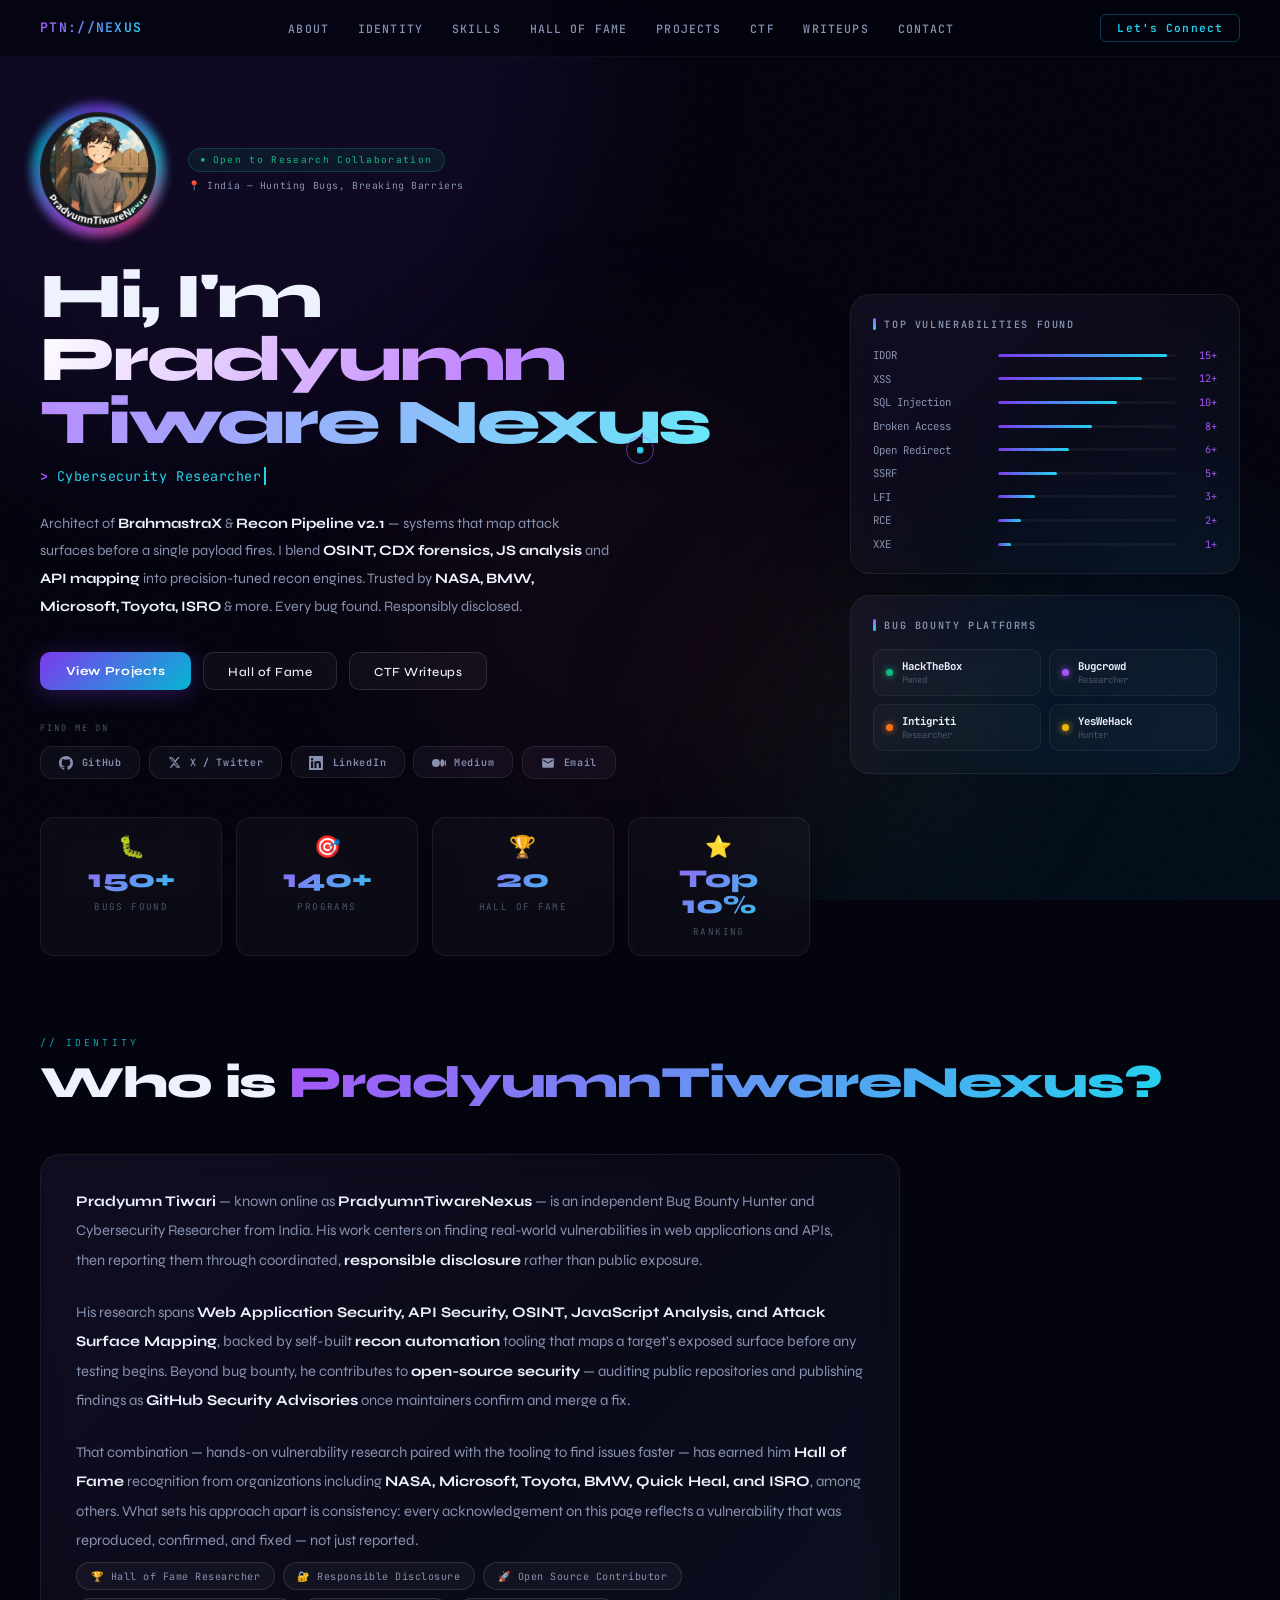
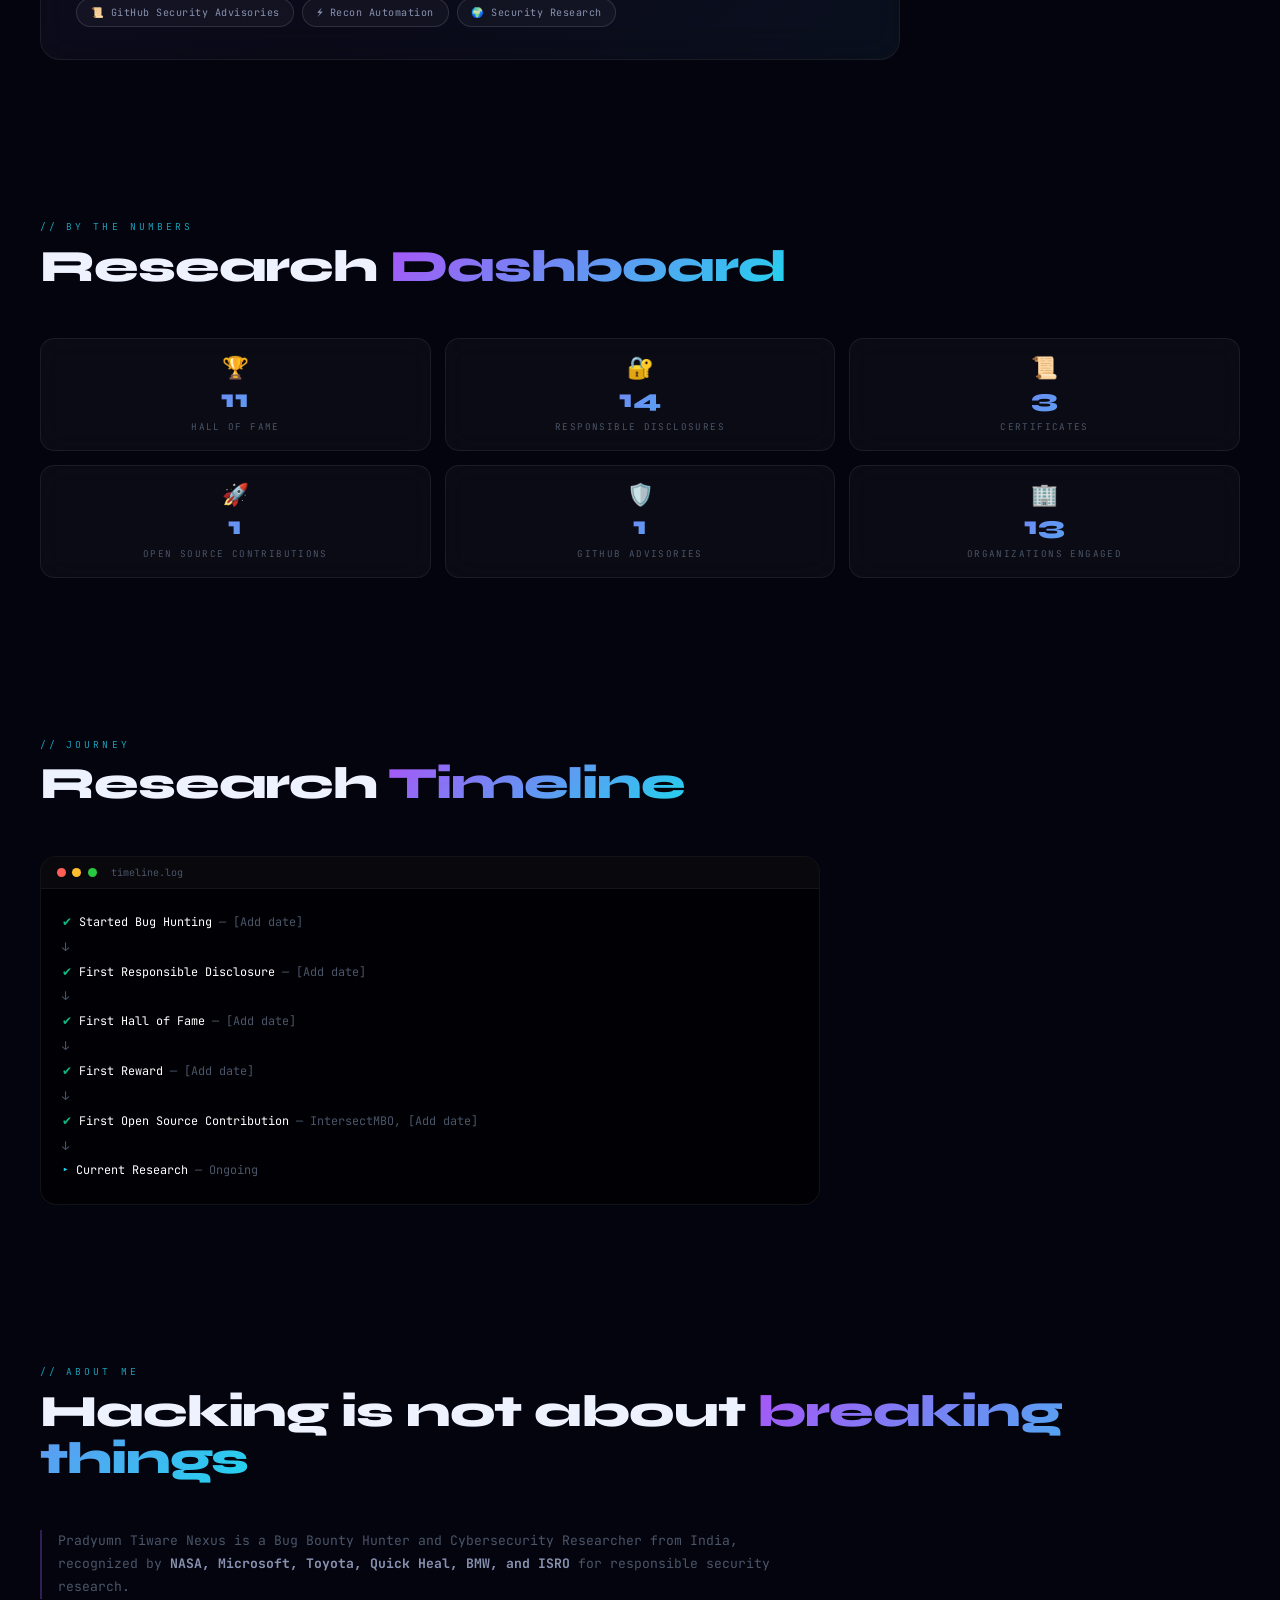
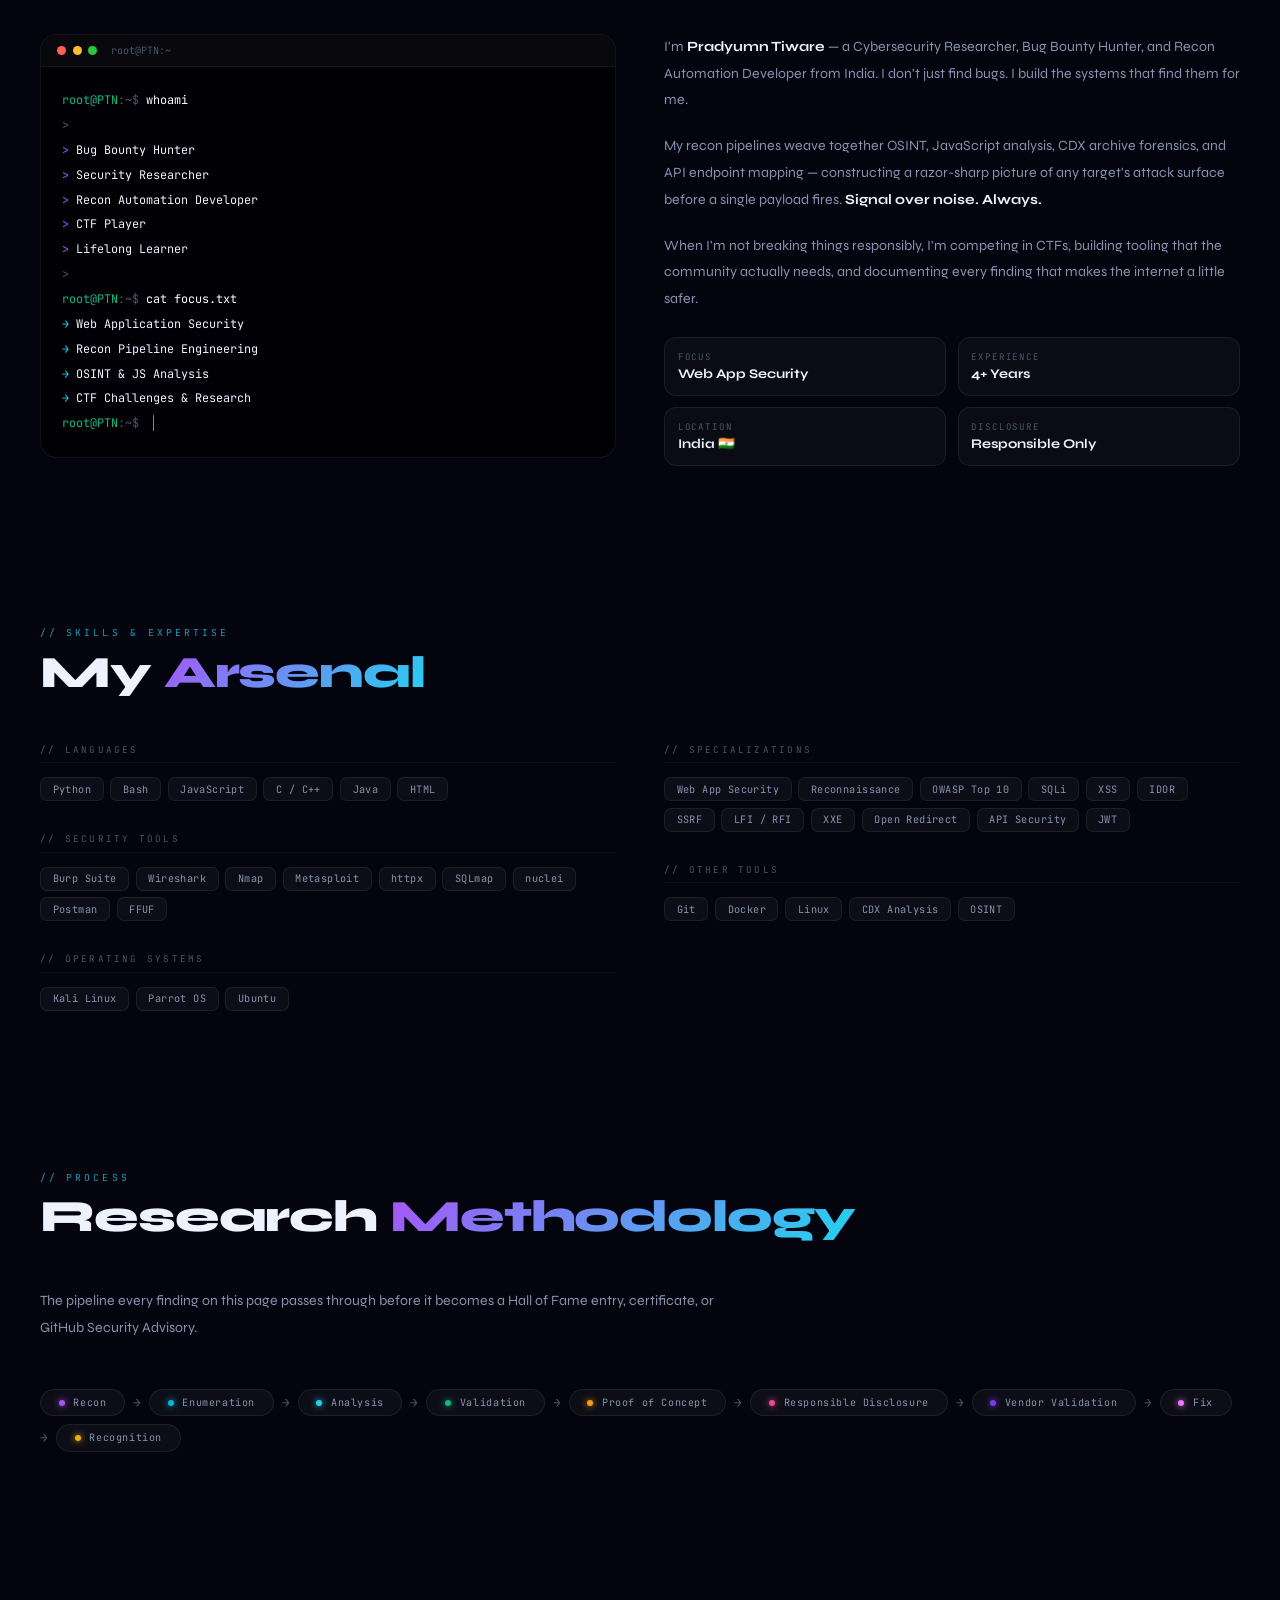
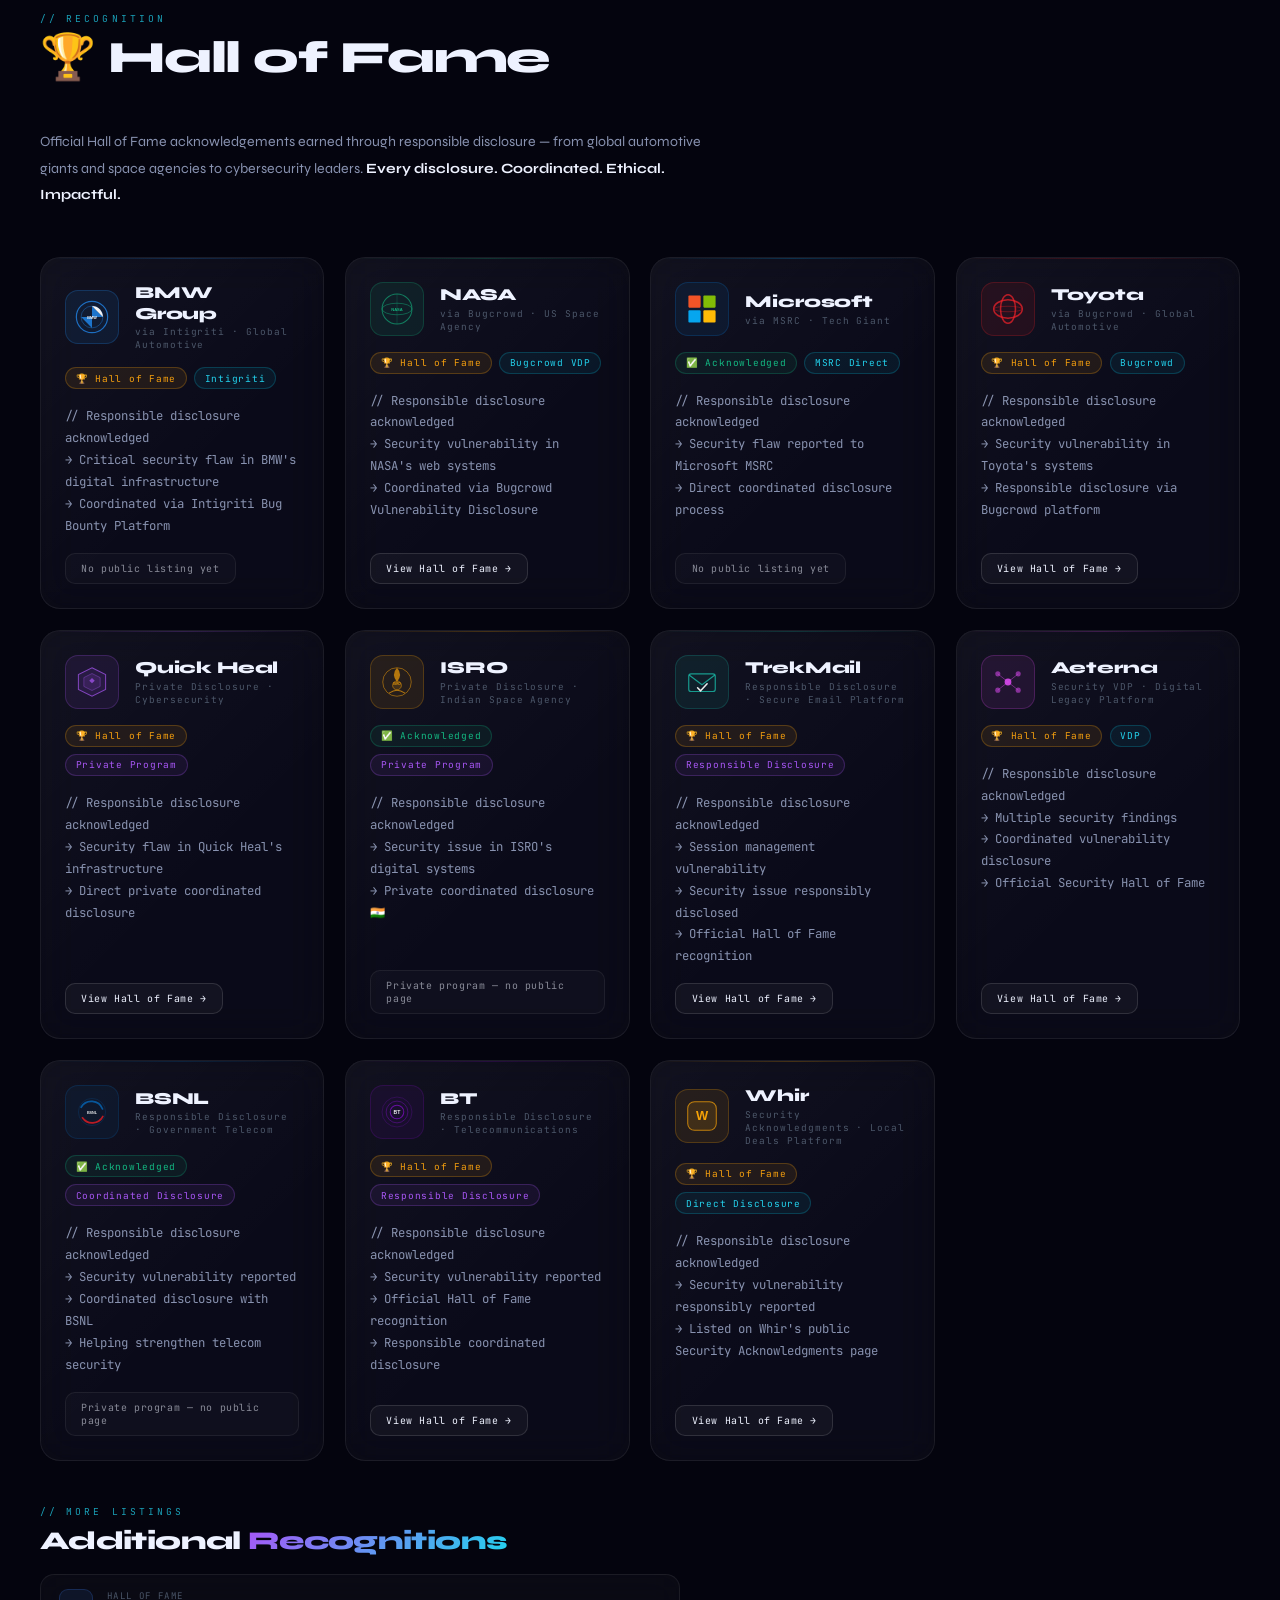
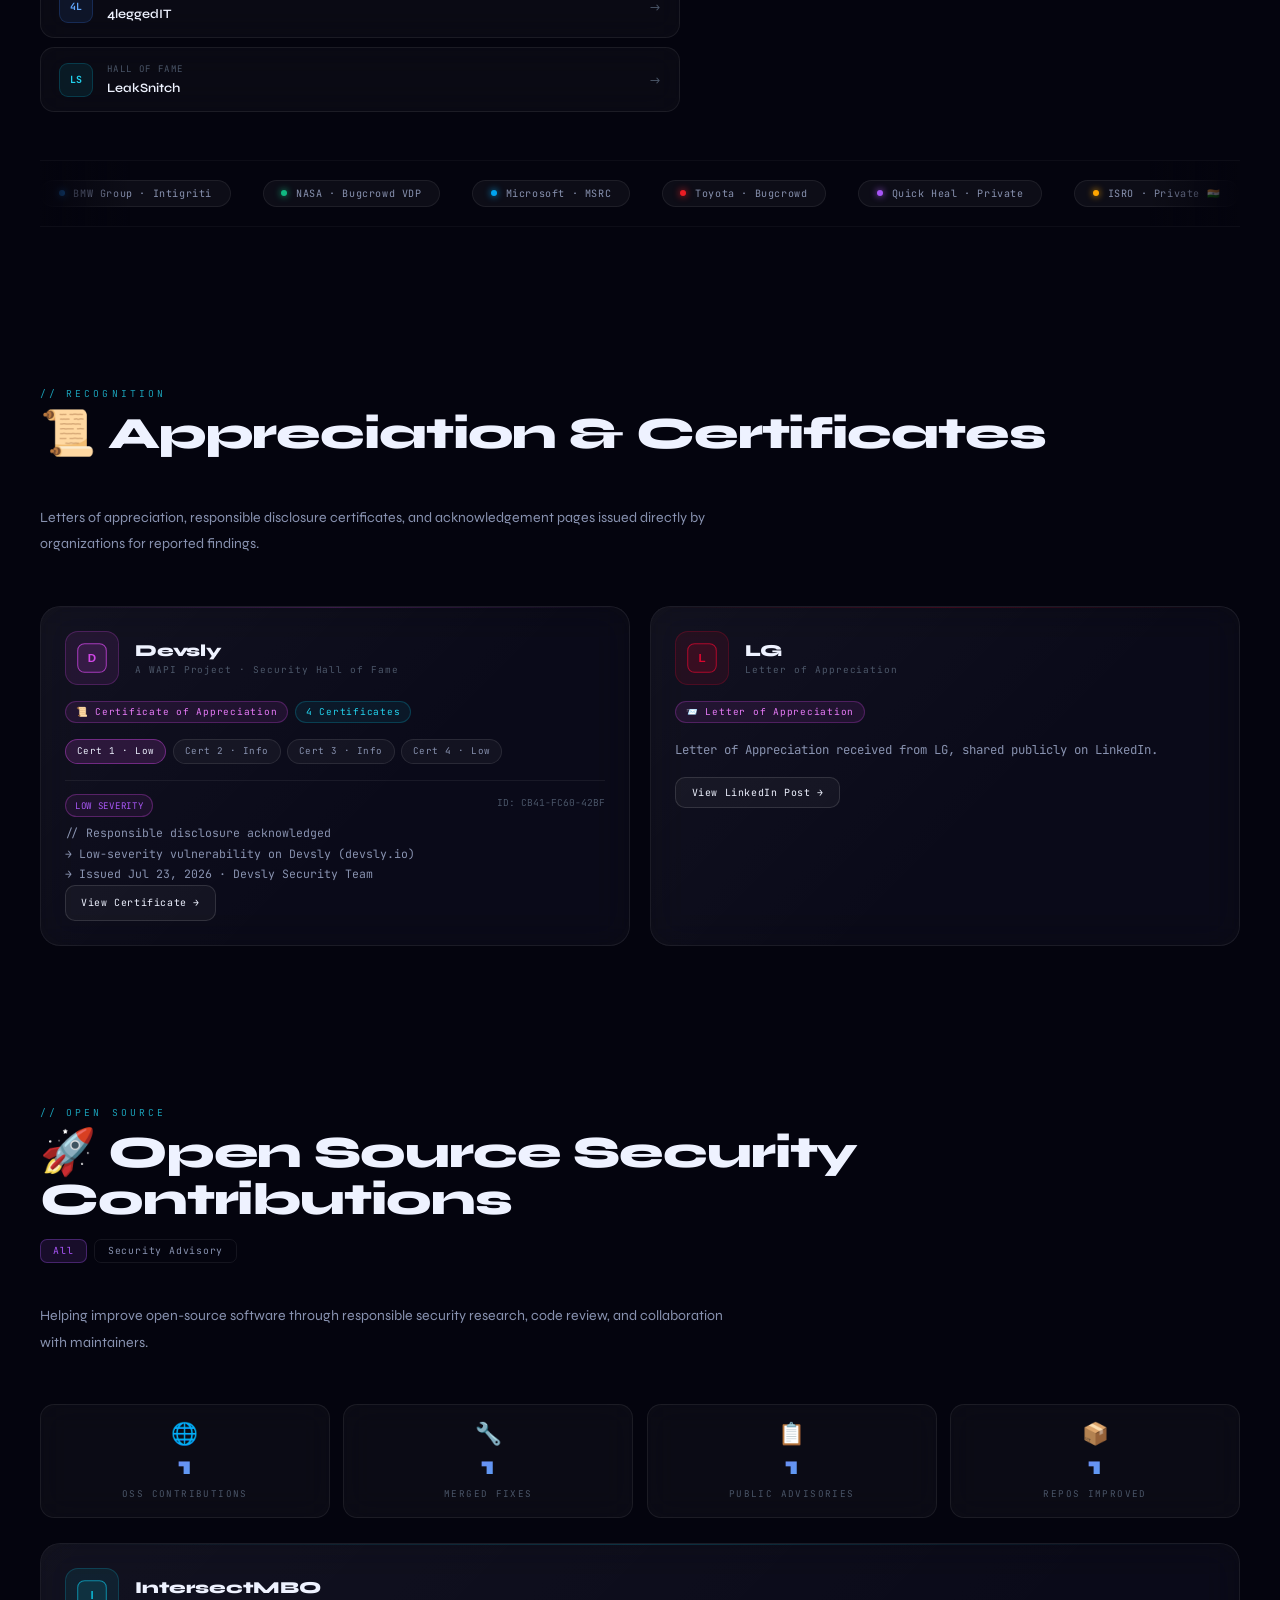
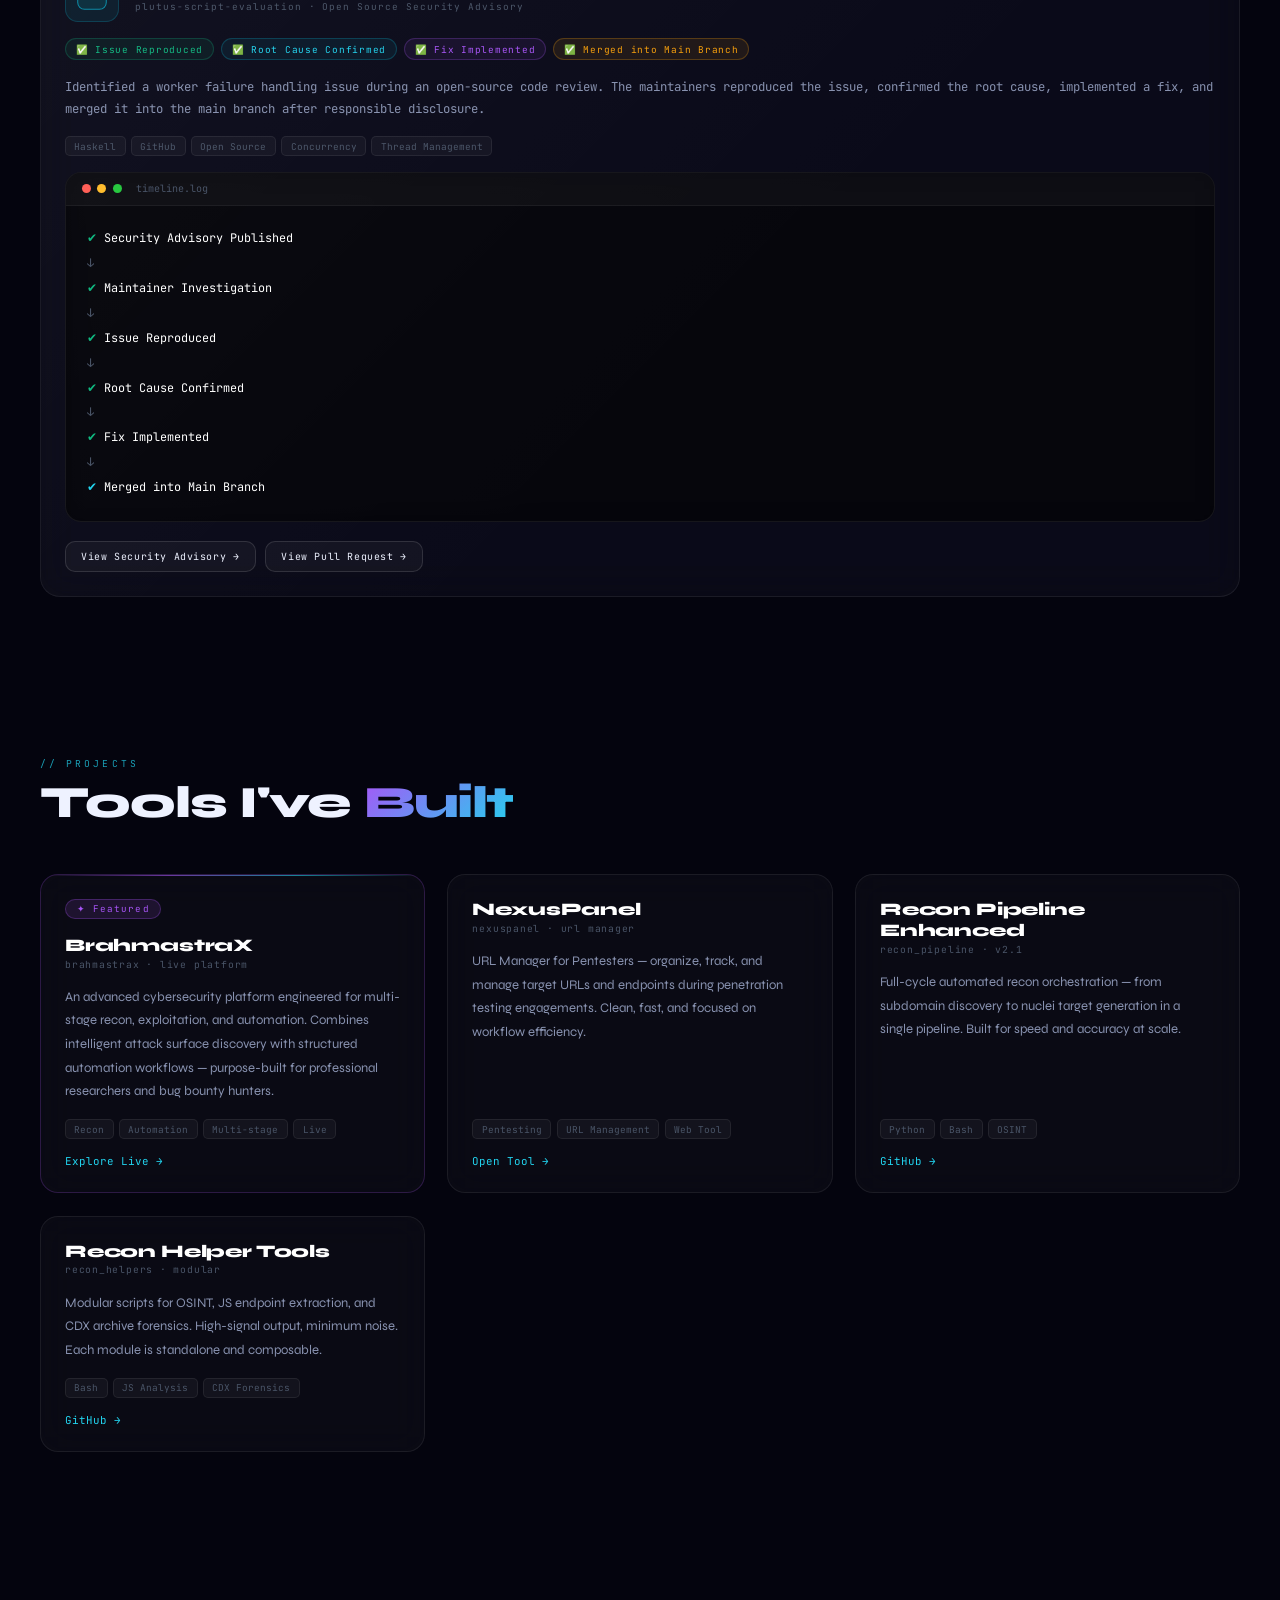
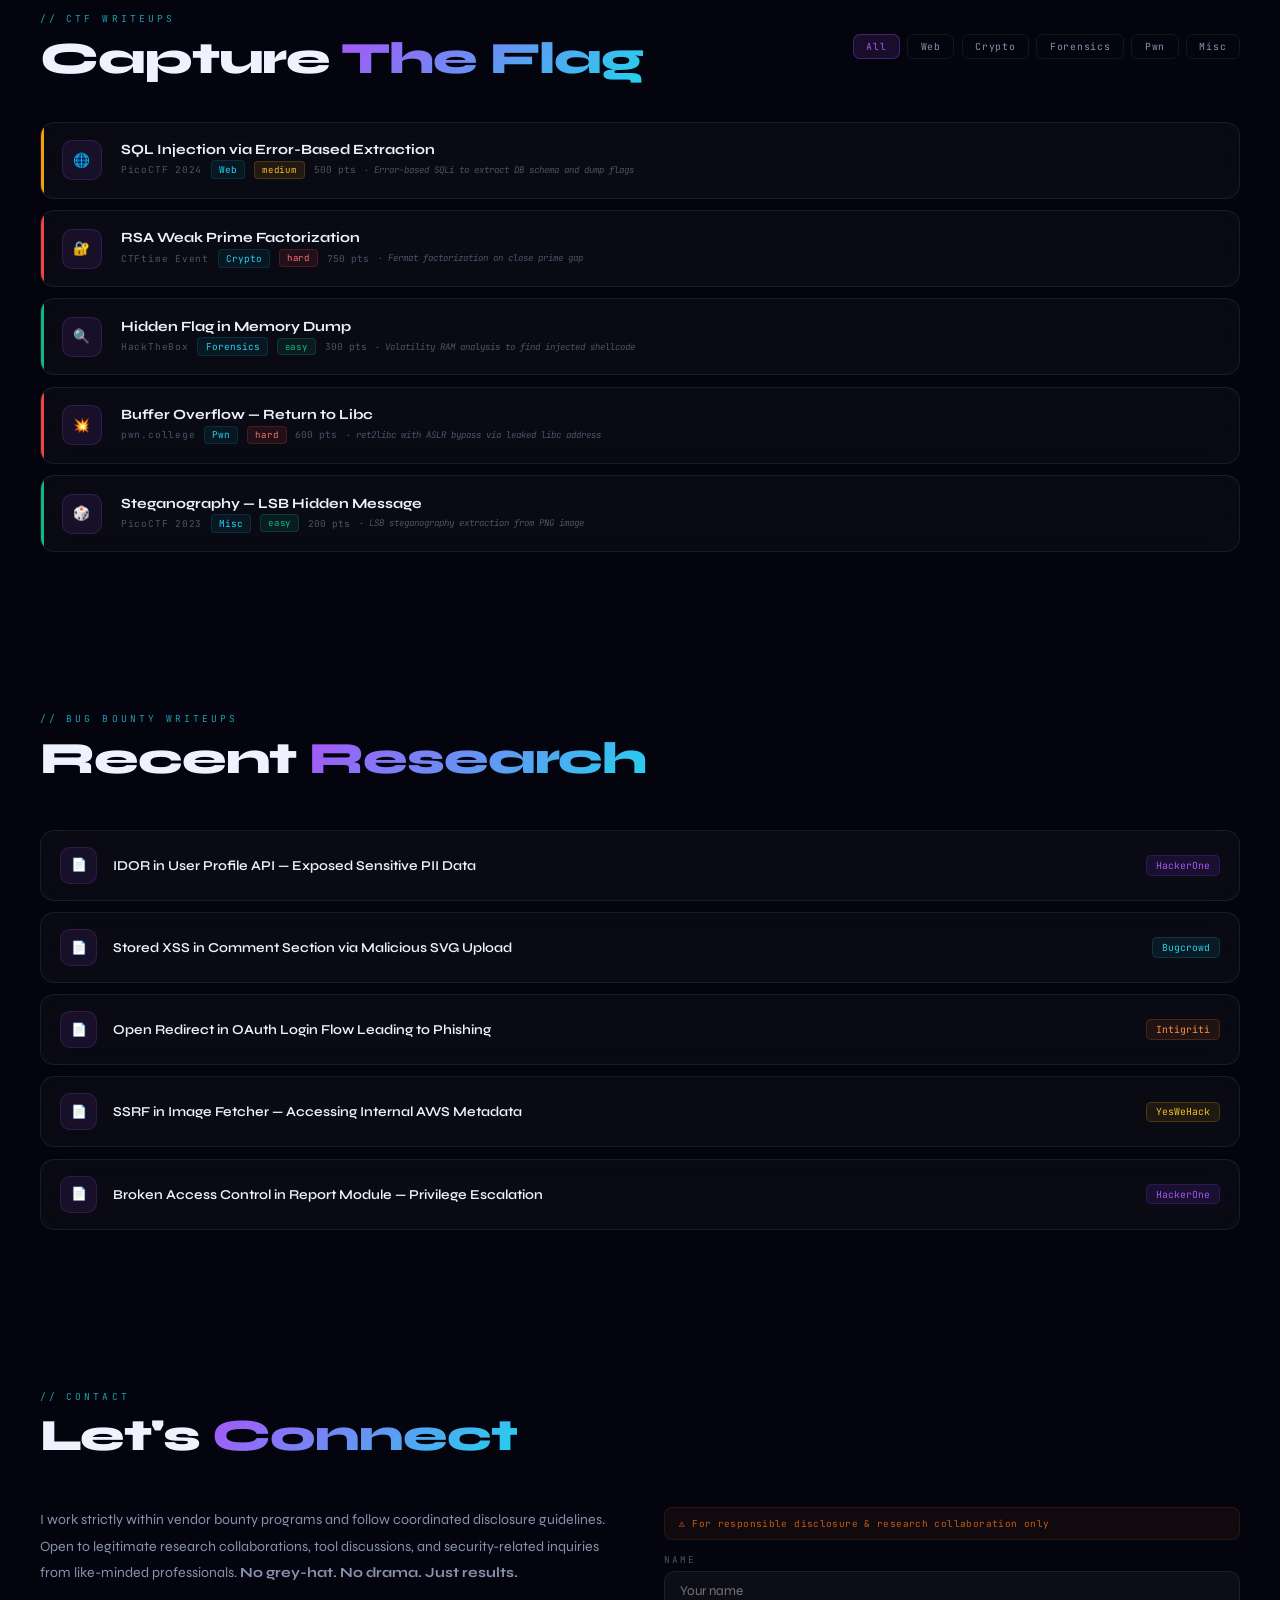
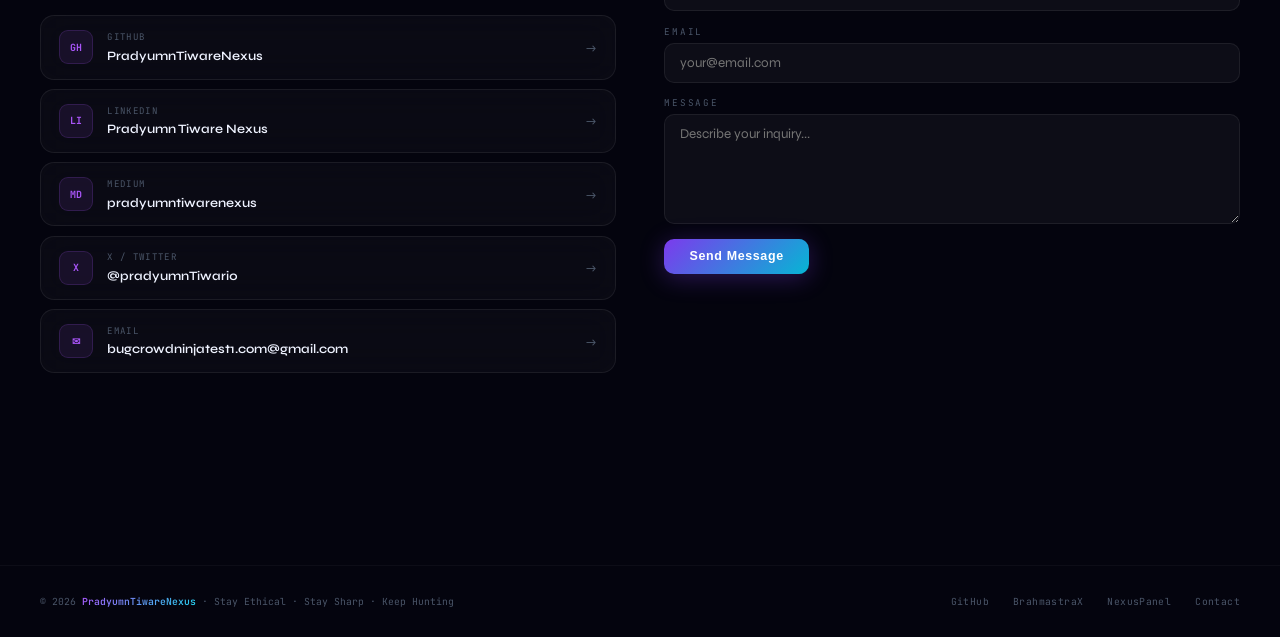
<file: index.html>
<!DOCTYPE html>
<html lang="en" itemscope itemtype="https://schema.org/ProfilePage">
<head>
<meta charset="UTF-8"/>
<meta name="viewport" content="width=device-width, initial-scale=1.0"/>

<!-- ═══ PRIMARY SEO META ═══ -->
<title>Pradyumn Tiware Nexus | Bug Bounty Hunter &amp; Security Researcher</title>
<meta name="description" content="Pradyumn Tiware Nexus — Bug Bounty Hunter and Security Researcher from India. Acknowledged by NASA, BMW, Microsoft, Toyota &amp; ISRO. Builder of BrahmastraX recon platform. Hunting bugs ethically across HackerOne, Bugcrowd, Intigriti."/>
<meta name="keywords" content="Pradyumn Tiware Nexus, PradyumnTiwareNexus, pradyumntiwarenexus, Bug Bounty Hunter, Security Researcher, Cybersecurity Researcher, Recon Automation, OSINT, Penetration Tester, BrahmastraX, HackerOne, Bugcrowd, Intigriti, NASA Hall of Fame, Microsoft MSRC, Web Application Security, CTF Player, India Bug Bounty"/>
<meta name="author" content="Pradyumn Tiware Nexus"/>
<meta name="robots" content="index, follow, max-snippet:-1, max-image-preview:large, max-video-preview:-1"/>
<meta name="googlebot" content="index, follow"/>
<meta name="theme-color" content="#04040e"/>
<meta name="geo.region" content="IN"/>
<meta name="geo.country" content="India"/>
<meta name="language" content="English"/>
<meta name="revisit-after" content="7 days"/>
<link rel="canonical" href="https://pradyumntiwarenexus.github.io/"/>

<!-- ═══ OPEN GRAPH (Facebook / LinkedIn) ═══ -->
<meta property="og:type" content="profile"/>
<meta property="og:title" content="Pradyumn Tiware Nexus | Bug Bounty Hunter &amp; Security Researcher"/>
<meta property="og:description" content="Bug Bounty Hunter and Security Researcher from India. Acknowledged by NASA, BMW, Microsoft, Toyota &amp; ISRO. Builder of BrahmastraX. Hunting bugs ethically."/>
<meta property="og:url" content="https://pradyumntiwarenexus.github.io/"/>
<meta property="og:site_name" content="Pradyumn Tiware Nexus"/>
<meta property="og:image" content="https://pradyumntiwarenexus.github.io/assets/profile.png"/>
<meta property="og:image:width" content="1200"/>
<meta property="og:image:height" content="630"/>
<meta property="og:image:alt" content="Pradyumn Tiware Nexus — Bug Bounty Hunter &amp; Security Researcher"/>
<meta property="og:locale" content="en_US"/>
<meta property="profile:first_name" content="Pradyumn"/>
<meta property="profile:last_name" content="Tiware Nexus"/>
<meta property="profile:username" content="PradyumnTiwareNexus"/>

<!-- ═══ TWITTER / X CARD ═══ -->
<meta name="twitter:card" content="summary_large_image"/>
<meta name="twitter:site" content="@pradyumnTiwari0"/>
<meta name="twitter:creator" content="@pradyumnTiwari0"/>
<meta name="twitter:title" content="Pradyumn Tiware Nexus | Bug Bounty Hunter &amp; Security Researcher"/>
<meta name="twitter:description" content="Bug Bounty Hunter and Security Researcher from India. Acknowledged by NASA, BMW, Microsoft, Toyota &amp; ISRO. Builder of BrahmastraX recon platform."/>
<meta name="twitter:image" content="https://pradyumntiwarenexus.github.io/assets/profile.png"/>
<meta name="twitter:image:alt" content="Pradyumn Tiware Nexus — Bug Bounty Hunter &amp; Security Researcher"/>

<!-- ═══ FAVICON ═══ -->
<link rel="icon" type="image/png" href="https://pradyumntiwarenexus.github.io/assets/profile.png"/>
<link rel="apple-touch-icon" href="https://pradyumntiwarenexus.github.io/assets/profile.png"/>
<link rel="shortcut icon" href="https://pradyumntiwarenexus.github.io/assets/profile.png"/>

<!-- ═══ STRUCTURED DATA — JSON-LD PERSON SCHEMA ═══ -->
<script type="application/ld+json">
{
  "@context": "https://schema.org",
  "@type": "Person",
  "@id": "https://pradyumntiwarenexus.github.io/#PradyumnTiwareNexus",
  "name": "Pradyumn Tiware Nexus",
  "alternateName": ["PradyumnTiwareNexus", "pradyumntiwarenexus", "Pradyumn Tiware"],
  "description": "Pradyumn Tiware Nexus is an independent Bug Bounty Hunter, Cybersecurity Researcher, and Recon Automation Developer from India. Acknowledged by NASA, BMW Group, Microsoft, Toyota, ISRO, and Quick Heal for responsible security disclosures. Builder of BrahmastraX recon platform.",
  "url": "https://pradyumntiwarenexus.github.io/",
  "image": {
    "@type": "ImageObject",
    "url": "https://pradyumntiwarenexus.github.io/assets/profile.png",
    "width": 400,
    "height": 400
  },
  "jobTitle": ["Bug Bounty Hunter", "Cybersecurity Researcher", "Recon Automation Developer"],
  "hasOccupation": {
    "@type": "Occupation",
    "name": "Bug Bounty Hunter",
    "description": "Independent security researcher who discovers and responsibly discloses vulnerabilities in web applications, APIs, and digital infrastructure.",
    "skills": ["Web Application Security", "OSINT", "Recon Automation", "API Security", "JavaScript Analysis", "Attack Surface Mapping"]
  },
  "worksFor": {
    "@type": "Organization",
    "name": "Independent Security Researcher"
  },
  "nationality": {
    "@type": "Country",
    "name": "India"
  },
  "homeLocation": {
    "@type": "Country",
    "name": "India"
  },
  "knowsAbout": [
    "Bug Bounty Hunting",
    "Web Application Security",
    "Cybersecurity Research",
    "Reconnaissance Automation",
    "OSINT",
    "Penetration Testing",
    "API Security Testing",
    "JavaScript Analysis",
    "Attack Surface Mapping",
    "Responsible Disclosure",
    "CTF Challenges",
    "OWASP Top 10",
    "IDOR",
    "XSS",
    "SQL Injection",
    "SSRF",
    "CDX Archive Forensics"
  ],
  "award": [
    "NASA Bug Bounty Hall of Fame",
    "BMW Group Security Hall of Fame",
    "Toyota Bug Bounty Hall of Fame",
    "Quick Heal Security Hall of Fame",
    "Microsoft MSRC Acknowledgement",
    "ISRO Security Acknowledgement"
  ],
  "sameAs": [
    "https://github.com/PradyumnTiwareNexus",
    "https://www.linkedin.com/in/pradyumn-tiwarinexus-b270561b1/",
    "https://pradyumntiwarenexus.medium.com/",
    "https://x.com/pradyumnTiwari0"
  ],
  "mainEntityOfPage": {
    "@type": "WebPage",
    "@id": "https://pradyumntiwarenexus.github.io/",
    "name": "Pradyumn Tiware Nexus — Bug Bounty Hunter & Cybersecurity Researcher Portfolio"
  }
}
</script>

<!-- ═══ STRUCTURED DATA — WEBSITE SCHEMA ═══ -->
<script type="application/ld+json">
{
  "@context": "https://schema.org",
  "@type": "WebSite",
  "name": "Pradyumn Tiware Nexus — Bug Bounty Hunter & Cybersecurity Researcher",
  "url": "https://pradyumntiwarenexus.github.io/",
  "description": "Official portfolio of Pradyumn Tiware Nexus (PradyumnTiwareNexus), Bug Bounty Hunter and Cybersecurity Researcher from India. Acknowledged by NASA, BMW, Microsoft, Toyota, ISRO, and Quick Heal for responsible security research.",
  "inLanguage": "en-US",
  "author": {
    "@type": "Person",
    "@id": "https://pradyumntiwarenexus.github.io/#PradyumnTiwareNexus",
    "name": "Pradyumn Tiware Nexus"
  },
  "potentialAction": {
    "@type": "SearchAction",
    "target": "https://pradyumntiwarenexus.github.io/#{search_term_string}",
    "query-input": "required name=search_term_string"
  }
}
</script>

<!-- ═══ STRUCTURED DATA — FAQ SCHEMA (Entity SEO for "Who is" queries) ═══ -->
<script type="application/ld+json">
{
  "@context": "https://schema.org",
  "@type": "FAQPage",
  "mainEntity": [
    {
      "@type": "Question",
      "name": "Who is PradyumnTiwareNexus?",
      "acceptedAnswer": {
        "@type": "Answer",
        "text": "Pradyumn Tiware Nexus (PradyumnTiwareNexus) is an independent Bug Bounty Hunter, Cybersecurity Researcher, and Recon Automation Developer from India. He specializes in Web Application Security, API Security, OSINT, JavaScript Analysis, Attack Surface Mapping, and Recon Automation. He has earned recognition from organizations including NASA, Microsoft, Toyota, Quick Heal, BMW, and ISRO for responsible security research and ethical vulnerability disclosure."
      }
    },
    {
      "@type": "Question",
      "name": "Who is Pradyumn Tiware Nexus?",
      "acceptedAnswer": {
        "@type": "Answer",
        "text": "Pradyumn Tiware Nexus is a Bug Bounty Hunter and Cybersecurity Researcher from India. He builds advanced recon automation workflows and has been acknowledged by NASA, Microsoft, BMW Group, Toyota, Quick Heal, and ISRO for discovering and responsibly disclosing security vulnerabilities. He is also the creator of BrahmastraX, an advanced cybersecurity recon platform."
      }
    },
    {
      "@type": "Question",
      "name": "What is BrahmastraX?",
      "acceptedAnswer": {
        "@type": "Answer",
        "text": "BrahmastraX is an advanced cybersecurity platform built by Pradyumn Tiware Nexus, engineered for multi-stage reconnaissance, exploitation, and automation. It combines intelligent attack surface discovery with structured automation workflows, purpose-built for professional security researchers and bug bounty hunters."
      }
    }
  ]
}
</script>

<!-- ═══ PERFORMANCE / INDEXING HINTS ═══ -->
<link rel="preconnect" href="https://fonts.googleapis.com"/>
<link rel="preconnect" href="https://fonts.gstatic.com" crossorigin/>
<link href="https://fonts.googleapis.com/css2?family=Syne:wght@400;500;600;700;800&family=JetBrains+Mono:wght@300;400;500;600&display=swap" rel="stylesheet"/>
<link rel="preload" as="image" href="assets/profile.png" fetchpriority="high"/>
<style>
*,*::before,*::after{box-sizing:border-box;margin:0;padding:0}
:root{
  --bg:#04040e;
  --purple:#7c3aed;--purple2:#a855f7;--purple3:#c084fc;
  --cyan:#06b6d4;--cyan2:#22d3ee;--cyan3:#67e8f9;
  --pink:#ec4899;--green:#10b981;--gold:#f59e0b;
  --text:#eef2ff;--muted:#8892b0;--muted2:#4a5568;
  --font:'Syne',sans-serif;--mono:'JetBrains Mono',monospace;
  --gb:rgba(255,255,255,0.07);--gb2:rgba(255,255,255,0.12);
}
html{scroll-behavior:smooth}
body{background:var(--bg);color:var(--text);font-family:var(--font);overflow-x:hidden;cursor:none;min-height:100vh}

/* ── CURSOR ── */
#cur{position:fixed;top:0;left:0;width:7px;height:7px;background:var(--cyan2);border-radius:50%;pointer-events:none;z-index:99999;transform:translate3d(50vw,50vh,0) translate(-50%,-50%);will-change:transform;mix-blend-mode:screen;transition:width .15s,height .15s}
#cur-ring{position:fixed;top:0;left:0;width:28px;height:28px;border:1.5px solid rgba(168,85,247,.55);border-radius:50%;pointer-events:none;z-index:99998;transform:translate3d(50vw,50vh,0) translate(-50%,-50%);will-change:transform;transition:width .22s,height .22s,border-color .22s}
#cur.big{width:4px;height:4px}#cur-ring.big{width:42px;height:42px;border-color:rgba(168,85,247,.9)}
/* Fallback when the custom cursor is disabled (touch/coarse pointer, reduced-motion, or a JS failure) so the real pointer is never hidden */
html.no-custom-cursor body{cursor:auto}

/* ── BG ORBS ── */
.bg-orbs{position:fixed;inset:0;pointer-events:none;z-index:0;overflow:hidden}
.orb{position:absolute;border-radius:50%;filter:blur(80px);animation:orbF 22s ease-in-out infinite;will-change:transform}
.orb1{width:800px;height:800px;background:rgba(124,58,237,.09);top:-350px;left:-200px}
.orb2{width:650px;height:650px;background:rgba(6,182,212,.06);bottom:-280px;right:-150px;animation-delay:-8s}
.orb3{width:500px;height:500px;background:rgba(236,72,153,.04);top:38%;left:28%;animation-delay:-15s}
.orb4{width:350px;height:350px;background:rgba(245,158,11,.03);top:60%;right:20%;animation-delay:-5s}
@keyframes orbF{0%,100%{transform:translate(0,0) scale(1)}33%{transform:translate(55px,-45px) scale(1.07)}66%{transform:translate(-35px,28px) scale(.93)}}

/* noise */
body::before{content:'';position:fixed;inset:0;background-image:url("data:image/svg+xml,%3Csvg viewBox='0 0 200 200' xmlns='http://www.w3.org/2000/svg'%3E%3Cfilter id='n'%3E%3CfeTurbulence type='fractalNoise' baseFrequency='0.85' numOctaves='4' stitchTiles='stitch'/%3E%3C/filter%3E%3Crect width='100%25' height='100%25' filter='url(%23n)' opacity='0.025'/%3E%3C/svg%3E");pointer-events:none;z-index:0;opacity:.5}

/* ── SCROLLBAR ── */
::-webkit-scrollbar{width:3px}::-webkit-scrollbar-track{background:transparent}::-webkit-scrollbar-thumb{background:linear-gradient(var(--purple),var(--cyan));border-radius:2px}

/* ── NAV ── */
nav{position:fixed;top:0;left:0;right:0;z-index:1000;padding:.85rem 2.5rem;display:flex;align-items:center;justify-content:space-between;background:rgba(4,4,14,.82);backdrop-filter:blur(18px) saturate(150%);border-bottom:1px solid rgba(255,255,255,.04)}
.nav-logo{font-family:var(--mono);font-size:.82rem;font-weight:600;background:linear-gradient(135deg,var(--purple2),var(--cyan2));-webkit-background-clip:text;-webkit-text-fill-color:transparent;background-clip:text;text-decoration:none;letter-spacing:.1em}
.nav-links{display:flex;gap:1.8rem;list-style:none}
.nav-links a{font-size:.72rem;color:var(--muted);text-decoration:none;font-weight:500;letter-spacing:.1em;text-transform:uppercase;transition:color .2s;position:relative;font-family:var(--mono)}
.nav-links a::after{content:'';position:absolute;bottom:-3px;left:0;width:0;height:1px;background:linear-gradient(90deg,var(--purple2),var(--cyan2));transition:width .3s}
.nav-links a:hover{color:var(--text)}.nav-links a:hover::after{width:100%}
.nav-cta{padding:.4rem 1rem;background:transparent;color:var(--cyan2);font-size:.7rem;font-weight:600;letter-spacing:.1em;border:1px solid rgba(34,211,238,.28);border-radius:6px;text-decoration:none;font-family:var(--mono);transition:all .2s}
.nav-cta:hover{background:rgba(34,211,238,.07);border-color:rgba(34,211,238,.6);box-shadow:0 0 18px rgba(34,211,238,.18)}

main{min-height:100vh;padding:6.5rem 2.5rem 3rem;max-width:1300px;margin:0 auto;position:relative;z-index:1}

/* ── GLASS CARD ── */
.gc{background:rgba(255,255,255,.028);backdrop-filter:blur(18px) saturate(150%);border:1px solid rgba(255,255,255,.07);border-radius:20px;position:relative;overflow:hidden;transition:border-color .35s,box-shadow .35s,transform .35s}
.gc::before{content:'';position:absolute;inset:0;background:linear-gradient(135deg,rgba(168,85,247,.04) 0%,transparent 55%,rgba(6,182,212,.03) 100%);pointer-events:none}
.gc:hover{border-color:rgba(168,85,247,.28);box-shadow:0 0 0 1px rgba(168,85,247,.1),0 20px 60px rgba(0,0,0,.45),inset 0 1px 0 rgba(255,255,255,.08);transform:translateY(-4px)}
.gc:hover::before{background:linear-gradient(135deg,rgba(168,85,247,.08) 0%,transparent 50%,rgba(6,182,212,.06) 100%)}
.gc-inner{padding:1.4rem;position:relative;z-index:1}

/* sections */
.sec{padding:5rem 0;position:relative;z-index:1}
.sh{margin-bottom:3rem}
.st{font-family:var(--mono);font-size:.6rem;color:var(--cyan2);letter-spacing:.32em;text-transform:uppercase;margin-bottom:.6rem;display:flex;align-items:center;gap:.5rem;opacity:.75}
.st::before{content:'//'}
.sh h2{font-size:clamp(1.8rem,3.5vw,2.9rem);font-weight:800;line-height:1.05;letter-spacing:-.025em}
.sh h2 em{font-style:normal;background:linear-gradient(135deg,var(--purple2),var(--cyan2));-webkit-background-clip:text;-webkit-text-fill-color:transparent;background-clip:text}

.rev{opacity:0;transform:translateY(24px);transition:opacity .72s ease,transform .72s ease}
.rev.vis{opacity:1;transform:none}

/* ═══════ HERO ═══════ */
.hero-wrap{display:grid;grid-template-columns:1fr 390px;gap:2.5rem;min-height:calc(100vh - 8rem);align-items:center;padding-top:.5rem}

/* profile */
.profile-section{display:flex;align-items:center;gap:2rem;margin-bottom:2.4rem}
.profile-outer{position:relative;flex-shrink:0;width:116px;height:116px}
.profile-glow{position:absolute;inset:-9px;border-radius:50%;background:conic-gradient(from 0deg,var(--purple),var(--cyan2),var(--pink),var(--purple2),var(--cyan),var(--purple));animation:spinGlow 5s linear infinite;opacity:.75;filter:blur(5px)}
.profile-img-wrap{position:absolute;inset:0;border-radius:50%;background:var(--bg);overflow:hidden;border:2px solid rgba(255,255,255,.1)}
.profile-img{width:100%;height:100%;object-fit:cover;object-position:top center;display:block}
.p-status{position:absolute;bottom:5px;right:5px;width:15px;height:15px;border-radius:50%;background:var(--green);border:2.5px solid var(--bg);box-shadow:0 0 10px var(--green);animation:pulseDot 2s infinite;z-index:2}
@keyframes spinGlow{from{transform:rotate(0deg)}to{transform:rotate(360deg)}}
@keyframes pulseDot{0%,100%{box-shadow:0 0 0 0 rgba(16,185,129,.7)}70%{box-shadow:0 0 0 7px transparent}}

.hero-meta{display:flex;flex-direction:column;gap:.45rem}
.hero-badge{display:inline-flex;align-items:center;gap:.4rem;padding:.28rem .75rem;border-radius:20px;background:rgba(16,185,129,.09);border:1px solid rgba(16,185,129,.24);font-family:var(--mono);font-size:.59rem;color:var(--green);letter-spacing:.14em;width:fit-content}
.hero-badge::before{content:'●';font-size:.38rem;color:var(--green);animation:pulseDot 2s infinite}
.hero-loc{font-family:var(--mono);font-size:.61rem;color:var(--muted);letter-spacing:.06em}

.hero-name{font-size:clamp(2.3rem,5vw,4.3rem);font-weight:800;line-height:.98;margin-bottom:.65rem;letter-spacing:-.035em}
.hero-name .g{background:linear-gradient(118deg,#fff 0%,var(--purple3) 38%,var(--cyan3) 100%);-webkit-background-clip:text;-webkit-text-fill-color:transparent;background-clip:text}
.hero-roles{font-family:var(--mono);font-size:.84rem;color:var(--cyan2);margin-bottom:1.4rem;letter-spacing:.04em;display:flex;align-items:center;gap:.5rem;min-height:1.4rem}
.hero-roles::before{content:'>';color:var(--purple2);font-weight:700}
.typing-cur{border-right:2px solid var(--cyan2);animation:caret .85s step-end infinite;padding-right:3px}
@keyframes caret{50%{border-color:transparent}}
.hero-desc{font-size:.9rem;color:var(--muted);line-height:1.92;max-width:570px;margin-bottom:2rem}
.hero-desc strong{color:var(--text);font-weight:700}

/* buttons */
.hero-btns{display:flex;gap:.75rem;flex-wrap:wrap;margin-bottom:2rem}
.btn-primary{padding:.68rem 1.6rem;border-radius:10px;background:linear-gradient(135deg,var(--purple),var(--cyan));color:#fff;font-size:.78rem;font-weight:700;text-decoration:none;border:none;cursor:pointer;letter-spacing:.05em;transition:transform .2s,box-shadow .2s;box-shadow:0 4px 24px rgba(124,58,237,.32)}
.btn-primary:hover{transform:translateY(-2px);box-shadow:0 10px 36px rgba(124,58,237,.55)}
.btn-ghost{padding:.66rem 1.5rem;border-radius:10px;background:rgba(255,255,255,.04);backdrop-filter:blur(12px);color:var(--text);font-size:.78rem;font-weight:500;text-decoration:none;border:1px solid var(--gb2);cursor:pointer;letter-spacing:.04em;transition:all .2s}
.btn-ghost:hover{border-color:rgba(168,85,247,.55);background:rgba(168,85,247,.09);transform:translateY(-2px);box-shadow:0 6px 20px rgba(168,85,247,.2)}

/* ── SOCIAL HANDLES ── nice glassmorphism row */
.soc-section{margin-bottom:2.4rem}
.soc-label{font-family:var(--mono);font-size:.55rem;color:var(--muted2);letter-spacing:.22em;text-transform:uppercase;margin-bottom:.75rem}
.soc-row{display:flex;gap:.55rem;flex-wrap:wrap}
.soc-card{display:flex;align-items:center;gap:.55rem;padding:.52rem 1.1rem;border-radius:12px;background:rgba(255,255,255,.04);backdrop-filter:blur(14px) saturate(150%);border:1px solid rgba(255,255,255,.08);color:var(--muted);text-decoration:none;font-family:var(--mono);font-size:.63rem;font-weight:600;letter-spacing:.07em;transition:all .28s;position:relative;overflow:hidden}
.soc-card::before{content:'';position:absolute;inset:0;opacity:0;transition:opacity .28s;z-index:0;border-radius:inherit}
.soc-card:hover::before{opacity:1}
.soc-card:hover{color:#fff;transform:translateY(-3px)}
.soc-card span,.soc-card svg{position:relative;z-index:1}

/* each social brand color */
.soc-gh::before{background:linear-gradient(135deg,rgba(36,41,47,.8),rgba(88,96,105,.3))}
.soc-gh:hover{border-color:rgba(200,200,200,.35);box-shadow:0 8px 24px rgba(0,0,0,.5)}
.soc-x::before{background:linear-gradient(135deg,rgba(0,0,0,.9),rgba(30,30,30,.5))}
.soc-x:hover{border-color:rgba(255,255,255,.3);box-shadow:0 8px 24px rgba(0,0,0,.5)}
.soc-li::before{background:linear-gradient(135deg,rgba(0,119,181,.6),rgba(0,119,181,.2))}
.soc-li:hover{border-color:rgba(0,119,181,.6);box-shadow:0 8px 24px rgba(0,119,181,.25)}
.soc-md::before{background:linear-gradient(135deg,rgba(0,0,0,.8),rgba(50,50,50,.4))}
.soc-md:hover{border-color:rgba(255,255,255,.25);box-shadow:0 8px 24px rgba(0,0,0,.4)}
.soc-em::before{background:linear-gradient(135deg,rgba(234,67,53,.5),rgba(234,67,53,.15))}
.soc-em:hover{border-color:rgba(234,67,53,.5);box-shadow:0 8px 24px rgba(234,67,53,.2)}

/* stats */
.stats-bar{display:grid;grid-template-columns:repeat(4,1fr);gap:.85rem}
.sc{background:rgba(255,255,255,.03);backdrop-filter:blur(14px);border:1px solid rgba(255,255,255,.07);border-radius:14px;padding:1rem .8rem;text-align:center;transition:all .32s;position:relative;overflow:hidden}
.sc::after{content:'';position:absolute;inset:0;background:radial-gradient(circle at 50% 0%,rgba(168,85,247,.1),transparent 70%);opacity:0;transition:opacity .32s}
.sc:hover{border-color:rgba(168,85,247,.32);transform:translateY(-5px);box-shadow:0 16px 40px rgba(0,0,0,.4)}.sc:hover::after{opacity:1}
.si{font-size:1.35rem;margin-bottom:.35rem;display:block}
.sn{font-size:1.6rem;font-weight:800;background:linear-gradient(135deg,var(--purple2),var(--cyan2));-webkit-background-clip:text;-webkit-text-fill-color:transparent;background-clip:text;display:block;line-height:1;margin-bottom:.2rem}
.sl{font-size:.58rem;color:var(--muted2);letter-spacing:.15em;text-transform:uppercase;font-family:var(--mono)}

/* hero right */
.hero-right{display:flex;flex-direction:column;gap:1.3rem}
.card-title{font-size:.63rem;font-weight:600;letter-spacing:.16em;text-transform:uppercase;color:var(--muted);margin-bottom:1.1rem;display:flex;align-items:center;gap:.5rem;font-family:var(--mono)}
.card-title::before{content:'';width:3px;height:12px;background:linear-gradient(var(--purple2),var(--cyan2));border-radius:2px;flex-shrink:0}

/* vuln bars */
.vl{display:flex;flex-direction:column;gap:.6rem}
.vr{display:flex;align-items:center;gap:.8rem}
.vn{font-size:.67rem;font-family:var(--mono);color:var(--muted);width:112px;flex-shrink:0}
.vbb{flex:1;height:3px;background:rgba(255,255,255,.04);border-radius:2px;overflow:hidden}
.vbf{height:100%;border-radius:2px;background:linear-gradient(90deg,var(--purple),var(--cyan2));transition:width 1.9s cubic-bezier(.23,1,.32,1)}
.vc{font-family:var(--mono);font-size:.64rem;color:var(--purple2);width:28px;text-align:right;flex-shrink:0}

/* platforms */
.pg{display:grid;grid-template-columns:repeat(2,1fr);gap:.52rem}
.pb{display:flex;align-items:center;gap:.55rem;padding:.55rem .75rem;background:rgba(255,255,255,.025);border:1px solid rgba(255,255,255,.055);border-radius:10px;font-size:.7rem;color:var(--muted);transition:all .22s}
.pb:hover{background:rgba(168,85,247,.07);border-color:rgba(168,85,247,.22);transform:translateX(2px)}
.pd{width:7px;height:7px;border-radius:50%;flex-shrink:0}
.pd.gr{background:var(--green);box-shadow:0 0 7px var(--green)}.pd.pu{background:var(--purple2);box-shadow:0 0 7px var(--purple2)}.pd.or{background:#f97316;box-shadow:0 0 7px #f97316}.pd.ye{background:#eab308;box-shadow:0 0 7px #eab308}
.pbn{font-weight:700;color:var(--text);font-family:var(--mono);font-size:.67rem}
.pbr{font-size:.57rem;color:var(--muted2);margin-left:auto;font-family:var(--mono)}

/* ═══════ ABOUT ═══════ */
.ag{display:grid;grid-template-columns:1fr 1fr;gap:3rem;align-items:start}
.term{background:rgba(0,0,0,.6);backdrop-filter:blur(14px);border:1px solid rgba(255,255,255,.07);border-radius:16px;overflow:hidden;transition:border-color .3s,box-shadow .3s}
.term:hover{border-color:rgba(16,185,129,.22);box-shadow:0 16px 48px rgba(0,0,0,.5)}
.term-bar{padding:.58rem 1rem;background:rgba(255,255,255,.03);border-bottom:1px solid rgba(255,255,255,.05);display:flex;align-items:center;gap:.4rem}
.dot{width:9px;height:9px;border-radius:50%}.dot.r{background:#ff5f57}.dot.y{background:#ffbd2e}.dot.g{background:#28c840}
.term-label{font-family:var(--mono);font-size:.63rem;color:var(--muted2);margin-left:.5rem}
.term-body{padding:1.3rem;font-family:var(--mono);font-size:.74rem;line-height:2.1}
.tg{color:var(--green)}.tc{color:var(--cyan2)}.tm{color:var(--muted2)}.tw{color:#fff}.tp{color:var(--purple2)}
.at p{font-size:.88rem;color:var(--muted);line-height:1.9;margin-bottom:1.2rem}
.at p strong{color:var(--text);font-weight:700}
.ig{display:grid;grid-template-columns:1fr 1fr;gap:.7rem;margin-top:1.5rem}
.ii{padding:.8rem;background:rgba(255,255,255,.03);border:1px solid rgba(255,255,255,.07);border-radius:12px;transition:all .25s}
.ii:hover{border-color:rgba(168,85,247,.25);background:rgba(168,85,247,.04);transform:translateY(-2px)}
.il{font-family:var(--mono);font-size:.57rem;color:var(--muted2);letter-spacing:.2em;text-transform:uppercase;margin-bottom:.22rem}
.iv{font-size:.83rem;color:var(--text);font-weight:700}

/* ═══════ SKILLS ═══════ */
.sw{display:flex;flex-direction:column;gap:2rem}
.sg-t{font-family:var(--mono);font-size:.58rem;color:var(--muted2);letter-spacing:.24em;text-transform:uppercase;margin-bottom:.88rem;padding-bottom:.4rem;border-bottom:1px solid rgba(255,255,255,.04)}
.sk-tags{display:flex;flex-wrap:wrap;gap:.42rem}
.stag{font-family:var(--mono);font-size:.64rem;padding:.28rem .72rem;border-radius:7px;background:rgba(255,255,255,.04);border:1px solid rgba(255,255,255,.07);color:var(--muted);letter-spacing:.04em;transition:all .22s;cursor:default;position:relative;overflow:hidden}
.stag::before{content:'';position:absolute;inset:0;background:linear-gradient(135deg,rgba(168,85,247,.15),rgba(6,182,212,.1));opacity:0;transition:opacity .22s}
.stag:hover::before{opacity:1}
.stag:hover{border-color:rgba(168,85,247,.38);color:var(--purple2);transform:translateY(-2px);box-shadow:0 4px 14px rgba(168,85,247,.18)}
.stag span{position:relative;z-index:1}
.stag.r::before{background:linear-gradient(135deg,rgba(239,68,68,.15),rgba(239,68,68,.05))}
.stag.r:hover{border-color:rgba(239,68,68,.32);color:#f87171}
.stag.c::before{background:linear-gradient(135deg,rgba(6,182,212,.15),rgba(6,182,212,.05))}
.stag.c:hover{border-color:rgba(6,182,212,.32);color:var(--cyan2)}

/* ═══════ HOF ═══════ */
.hof-intro{font-size:.88rem;color:var(--muted);line-height:1.88;max-width:700px;margin-bottom:3rem}
.hof-intro strong{color:var(--text)}
.hof-grid{display:grid;grid-template-columns:repeat(auto-fit,minmax(280px,1fr));gap:1.3rem}
.hof-card{background:rgba(255,255,255,.028);backdrop-filter:blur(18px) saturate(150%);border:1px solid rgba(255,255,255,.07);border-radius:20px;padding:1.5rem;position:relative;overflow:hidden;transition:all .38s;display:flex;flex-direction:column;gap:1rem}
.hof-card::before{content:'';position:absolute;inset:0;background:linear-gradient(135deg,rgba(255,255,255,.03) 0%,transparent 60%);pointer-events:none}
.hof-card::after{content:'';position:absolute;top:0;left:0;right:0;height:1px;background:linear-gradient(90deg,transparent,var(--hof-color,rgba(168,85,247,.6)),transparent);opacity:.5;transition:opacity .38s}
.hof-card:hover{transform:translateY(-7px);box-shadow:0 30px 60px rgba(0,0,0,.55),0 0 0 1px rgba(255,255,255,.06),inset 0 1px 0 rgba(255,255,255,.1);border-color:var(--hof-color,rgba(168,85,247,.4))}.hof-card:hover::after{opacity:1}
.hof-card:hover::before{background:linear-gradient(135deg,rgba(255,255,255,.06) 0%,transparent 50%)}
.hof-top{display:flex;align-items:center;gap:1rem}
.hof-logo{width:54px;height:54px;border-radius:13px;background:rgba(255,255,255,.06);border:1px solid rgba(255,255,255,.1);display:flex;align-items:center;justify-content:center;flex-shrink:0;overflow:hidden}
.hof-logo svg{width:34px;height:34px}
.hof-company{font-size:1.05rem;font-weight:800;color:var(--text);letter-spacing:-.01em}
.hof-via{font-family:var(--mono);font-size:.59rem;color:var(--muted2);letter-spacing:.1em;margin-top:.12rem}
.hof-badge-row{display:flex;gap:.45rem;flex-wrap:wrap}
.hof-badge{display:inline-flex;align-items:center;gap:.3rem;font-family:var(--mono);font-size:.59rem;padding:.22rem .6rem;border-radius:20px;letter-spacing:.08em;border:1px solid}
.hof-badge.hof{background:rgba(245,158,11,.09);color:var(--gold);border-color:rgba(245,158,11,.25)}
.hof-badge.rep{background:rgba(16,185,129,.08);color:var(--green);border-color:rgba(16,185,129,.24)}
.hof-badge.priv{background:rgba(168,85,247,.08);color:var(--purple2);border-color:rgba(168,85,247,.24)}
.hof-badge.pub{background:rgba(6,182,212,.08);color:var(--cyan2);border-color:rgba(6,182,212,.24)}
.hof-badge.cert{background:rgba(217,70,239,.09);color:#e879f9;border-color:rgba(217,70,239,.25)}
.hof-desc{font-size:.77rem;color:var(--muted);line-height:1.78;font-family:var(--mono)}
.hof-strip{overflow:hidden;margin:3rem 0 0;padding:1.2rem 0;border-top:1px solid rgba(255,255,255,.04);border-bottom:1px solid rgba(255,255,255,.04);position:relative}
.hof-strip::before,.hof-strip::after{content:'';position:absolute;top:0;bottom:0;width:90px;z-index:2;pointer-events:none}
.hof-strip::before{left:0;background:linear-gradient(90deg,var(--bg),transparent)}
.hof-strip::after{right:0;background:linear-gradient(-90deg,var(--bg),transparent)}
.hof-marquee{display:flex;gap:2rem;animation:marquee 34s linear infinite;width:max-content}
.hof-marquee:hover{animation-play-state:paused}
@keyframes marquee{from{transform:translateX(0)}to{transform:translateX(-50%)}}
.hof-chip{display:flex;align-items:center;gap:.55rem;padding:.38rem 1.1rem;border-radius:30px;background:rgba(255,255,255,.04);border:1px solid rgba(255,255,255,.07);font-family:var(--mono);font-size:.63rem;color:var(--muted);white-space:nowrap;flex-shrink:0;letter-spacing:.06em;transition:all .22s}
.hof-chip:hover{background:rgba(255,255,255,.07);border-color:rgba(255,255,255,.14);color:var(--text)}
.hof-chip .cdot{width:6px;height:6px;border-radius:50%;flex-shrink:0}
.hof-btn{margin-top:auto;align-self:flex-start;display:inline-flex;align-items:center;gap:.4rem;font-family:var(--mono);font-size:.62rem;letter-spacing:.06em;padding:.5rem .95rem;border-radius:10px;background:rgba(255,255,255,.04);border:1px solid rgba(255,255,255,.12);color:var(--text);text-decoration:none;transition:all .25s}
.hof-btn:hover{background:var(--hof-color,rgba(168,85,247,.22));border-color:var(--hof-color,rgba(168,85,247,.5));transform:translateY(-2px)}
.hof-btn svg{width:11px;height:11px}
.cert-tabs{display:flex;gap:.4rem;flex-wrap:wrap}
.cert-tab{cursor:pointer;font-family:var(--mono);font-size:.58rem;letter-spacing:.05em;padding:.34rem .68rem;border-radius:20px;background:rgba(255,255,255,.04);border:1px solid rgba(255,255,255,.09);color:var(--muted);transition:all .2s}
.cert-tab:hover{color:var(--text);border-color:rgba(255,255,255,.2)}
.cert-tab.active{background:rgba(217,70,239,.14);border-color:rgba(217,70,239,.4);color:var(--text)}
.cert-panel{display:none;font-family:var(--mono);font-size:.72rem;color:var(--muted);line-height:1.8;border-top:1px solid rgba(255,255,255,.06);padding-top:.85rem}
.cert-panel.active{display:block}
.cert-row{display:flex;justify-content:space-between;gap:.6rem;flex-wrap:wrap;margin-bottom:.35rem}
.cert-sev{display:inline-flex;font-size:.57rem;padding:.15rem .55rem;border-radius:20px;letter-spacing:.08em;border:1px solid rgba(217,70,239,.3);color:var(--purple2);background:rgba(217,70,239,.08)}
.cert-id{color:var(--muted2);font-size:.6rem}

/* ═══════ PROJECTS ═══════ */
.prj-g{display:grid;grid-template-columns:repeat(auto-fit,minmax(300px,1fr));gap:1.4rem}
.prj{background:rgba(255,255,255,.028);backdrop-filter:blur(16px);border:1px solid rgba(255,255,255,.07);border-radius:18px;padding:1.5rem;position:relative;overflow:hidden;transition:all .35s;display:flex;flex-direction:column;gap:.95rem}
.prj::after{content:'';position:absolute;top:0;left:0;right:0;height:1px;background:linear-gradient(90deg,transparent,var(--purple2),var(--cyan2),transparent);opacity:0;transition:opacity .35s}
.prj::before{content:'';position:absolute;inset:0;background:radial-gradient(circle at 50% 0%,rgba(168,85,247,.06),transparent 70%);opacity:0;transition:opacity .35s;pointer-events:none}
.prj:hover{border-color:rgba(168,85,247,.3);transform:translateY(-6px);box-shadow:0 24px 50px rgba(0,0,0,.5)}.prj:hover::after,.prj:hover::before{opacity:1}
.prj.ft{border-color:rgba(168,85,247,.22)}.prj.ft::after{opacity:.6}
.ft-b{display:inline-flex;align-items:center;gap:.3rem;padding:.2rem .65rem;border-radius:20px;background:rgba(168,85,247,.12);border:1px solid rgba(168,85,247,.28);font-size:.58rem;font-family:var(--mono);color:var(--purple2);letter-spacing:.12em;width:fit-content}
.pt{font-size:1.1rem;font-weight:800;color:#fff;letter-spacing:-.01em}
.ps{font-family:var(--mono);font-size:.61rem;color:var(--muted2);letter-spacing:.08em;margin-top:.1rem}
.pd2{font-size:.82rem;color:var(--muted);line-height:1.8;flex:1}
.ptags{display:flex;flex-wrap:wrap;gap:.34rem}
.ptag{font-family:var(--mono);font-size:.59rem;padding:.16rem .52rem;border-radius:5px;background:rgba(255,255,255,.04);border:1px solid rgba(255,255,255,.07);color:var(--muted2)}
.pl{font-family:var(--mono);font-size:.68rem;color:var(--cyan2);text-decoration:none;display:inline-flex;align-items:center;gap:.3rem;transition:all .2s;width:fit-content}
.pl:hover{color:#fff;gap:.55rem}

/* ═══════ CTF ═══════ */
.ctf-header-row{display:flex;align-items:center;justify-content:space-between;margin-bottom:2.5rem;flex-wrap:wrap;gap:1rem}
.ctf-tabs{display:flex;gap:.45rem;flex-wrap:wrap}
.ctf-tab{font-family:var(--mono);font-size:.61rem;padding:.3rem .78rem;border-radius:7px;background:transparent;border:1px solid rgba(255,255,255,.07);color:var(--muted);cursor:pointer;transition:all .22s;letter-spacing:.08em}
.ctf-tab.active,.ctf-tab:hover{background:rgba(168,85,247,.12);border-color:rgba(168,85,247,.32);color:var(--purple2)}
.ctf-grid{display:flex;flex-direction:column;gap:.7rem}
.ctf-card{background:rgba(255,255,255,.028);backdrop-filter:blur(14px);border:1px solid rgba(255,255,255,.07);border-radius:14px;padding:1.1rem 1.3rem;display:flex;align-items:center;gap:1.2rem;transition:all .28s;position:relative;overflow:hidden}
.ctf-card::before{content:'';position:absolute;left:0;top:0;bottom:0;width:3px;border-radius:2px}
.ctf-card::after{content:'';position:absolute;inset:0;background:radial-gradient(circle at 0% 50%,rgba(168,85,247,.05),transparent 60%);opacity:0;transition:opacity .28s;pointer-events:none}
.ctf-card.diff-easy::before{background:var(--green)}
.ctf-card.diff-medium::before{background:#f59e0b}
.ctf-card.diff-hard::before{background:#ef4444}
.ctf-card.diff-insane::before{background:var(--purple2)}
.ctf-card:hover{border-color:rgba(168,85,247,.28);transform:translateX(6px);box-shadow:0 6px 28px rgba(0,0,0,.38)}.ctf-card:hover::after{opacity:1}
.ctf-icon{width:40px;height:40px;border-radius:10px;background:rgba(168,85,247,.09);border:1px solid rgba(168,85,247,.18);display:flex;align-items:center;justify-content:center;font-size:.85rem;flex-shrink:0}
.ctf-info{flex:1;min-width:0}
.ctf-name{font-size:.88rem;font-weight:700;color:var(--text);margin-bottom:.15rem;white-space:nowrap;overflow:hidden;text-overflow:ellipsis}
.ctf-meta{display:flex;align-items:center;gap:.55rem;flex-wrap:wrap}
.ctf-platform{font-family:var(--mono);font-size:.59rem;color:var(--muted2);letter-spacing:.08em}
.ctf-cat{font-family:var(--mono);font-size:.59rem;padding:.12rem .45rem;border-radius:4px;background:rgba(6,182,212,.08);border:1px solid rgba(6,182,212,.15);color:var(--cyan2)}
.ctf-diff-badge{font-family:var(--mono);font-size:.57rem;padding:.12rem .45rem;border-radius:4px;letter-spacing:.08em}
.ctf-diff-badge.easy{background:rgba(16,185,129,.1);color:var(--green);border:1px solid rgba(16,185,129,.2)}
.ctf-diff-badge.medium{background:rgba(245,158,11,.1);color:#fbbf24;border:1px solid rgba(245,158,11,.2)}
.ctf-diff-badge.hard{background:rgba(239,68,68,.1);color:#f87171;border:1px solid rgba(239,68,68,.2)}
.ctf-diff-badge.insane{background:rgba(168,85,247,.12);color:var(--purple2);border:1px solid rgba(168,85,247,.22)}
.ctf-link{font-family:var(--mono);font-size:.65rem;color:var(--cyan2);text-decoration:none;white-space:nowrap;transition:color .2s}
.ctf-link:hover{color:#fff}
.ctf-empty{text-align:center;padding:3rem;font-family:var(--mono);font-size:.74rem;color:var(--muted2);line-height:2}

/* ═══════ BUG BOUNTY WRITEUPS ═══════ */
.wu-l{display:flex;flex-direction:column;gap:.7rem}
.wu{display:flex;align-items:center;gap:1rem;padding:1rem 1.2rem;background:rgba(255,255,255,.028);backdrop-filter:blur(14px);border:1px solid rgba(255,255,255,.07);border-radius:14px;transition:all .28s;position:relative;overflow:hidden}
.wu::before{content:'';position:absolute;inset:0;background:radial-gradient(circle at 0% 50%,rgba(168,85,247,.05),transparent 60%);opacity:0;transition:opacity .28s;pointer-events:none}
.wu:hover{border-color:rgba(168,85,247,.28);transform:translateX(6px);box-shadow:0 6px 28px rgba(0,0,0,.38)}.wu:hover::before{opacity:1}
.wu-ic{width:37px;height:37px;border-radius:10px;background:rgba(168,85,247,.09);border:1px solid rgba(168,85,247,.16);display:flex;align-items:center;justify-content:center;font-size:.8rem;flex-shrink:0}
.wu-n{flex:1;font-size:.85rem;font-weight:600}
.wbadge{font-family:var(--mono);font-size:.61rem;padding:.18rem .55rem;border-radius:5px;flex-shrink:0;border:1px solid}
.wh{background:rgba(124,58,237,.12);color:var(--purple2);border-color:rgba(124,58,237,.22)}
.wb{background:rgba(6,182,212,.09);color:var(--cyan2);border-color:rgba(6,182,212,.2)}
.wi{background:rgba(249,115,22,.09);color:#fb923c;border-color:rgba(249,115,22,.2)}
.wy{background:rgba(234,179,8,.09);color:#fbbf24;border-color:rgba(234,179,8,.2)}

/* ═══════ CONTACT ═══════ */
.cg{display:grid;grid-template-columns:1fr 1fr;gap:3rem;align-items:start}
.ci p{font-size:.88rem;color:var(--muted);line-height:1.88;margin-bottom:1.8rem}
.cl{display:flex;flex-direction:column;gap:.58rem}
.clk{display:flex;align-items:center;gap:.9rem;padding:.88rem 1.1rem;background:rgba(255,255,255,.028);backdrop-filter:blur(14px);border:1px solid rgba(255,255,255,.07);border-radius:14px;text-decoration:none;color:var(--text);transition:all .28s;position:relative;overflow:hidden}
.clk::before{content:'';position:absolute;inset:0;background:radial-gradient(circle at 0% 50%,rgba(168,85,247,.07),transparent 60%);opacity:0;transition:opacity .28s;pointer-events:none}
.clk:hover{border-color:rgba(168,85,247,.32);background:rgba(168,85,247,.04);transform:translateX(6px);box-shadow:0 6px 24px rgba(168,85,247,.18)}.clk:hover::before{opacity:1}
.clk-i{width:34px;height:34px;border-radius:9px;background:rgba(168,85,247,.09);border:1px solid rgba(168,85,247,.18);display:flex;align-items:center;justify-content:center;font-family:var(--mono);font-size:.62rem;color:var(--purple2);flex-shrink:0;font-weight:700}
.clk-lb{font-family:var(--mono);font-size:.57rem;color:var(--muted2);letter-spacing:.15em;text-transform:uppercase;display:block;margin-bottom:.1rem}
.clk-v{font-size:.8rem;font-weight:600}
.clk-a{color:var(--muted2);font-size:.78rem;margin-left:auto;transition:all .2s}.clk:hover .clk-a{transform:translateX(4px);color:var(--purple2)}
.cf{display:flex;flex-direction:column;gap:.9rem}
.fg{display:flex;flex-direction:column;gap:.3rem}
.fl-label{font-family:var(--mono);font-size:.58rem;color:var(--muted2);letter-spacing:.2em;text-transform:uppercase}
.fi,.ftx{background:rgba(255,255,255,.04);border:1px solid rgba(255,255,255,.07);color:var(--text);padding:.7rem .95rem;border-radius:10px;font-family:var(--font);font-size:.84rem;outline:none;transition:border-color .22s,background .22s}
.fi:focus,.ftx:focus{border-color:rgba(168,85,247,.48);background:rgba(168,85,247,.03)}
.ftx{resize:vertical;min-height:110px}
.fnote{font-family:var(--mono);font-size:.59rem;color:rgba(249,115,22,.78);padding:.55rem .9rem;background:rgba(249,115,22,.05);border:1px solid rgba(249,115,22,.12);border-radius:8px;letter-spacing:.04em}

/* ═══════ FOOTER ═══════ */
footer{border-top:1px solid rgba(255,255,255,.04);padding:1.8rem 2.5rem;margin-top:4rem;display:flex;align-items:center;justify-content:space-between;flex-wrap:wrap;gap:1rem;position:relative;z-index:1}
.ft-text{font-family:var(--mono);font-size:.61rem;color:var(--muted2)}
.ft-text span{background:linear-gradient(135deg,var(--purple2),var(--cyan2));-webkit-background-clip:text;-webkit-text-fill-color:transparent;background-clip:text;font-weight:600}
.fl2{display:flex;gap:1.5rem}
.fl2 a{font-family:var(--mono);font-size:.61rem;color:var(--muted2);text-decoration:none;transition:color .2s;letter-spacing:.04em}
.fl2 a:hover{color:var(--purple2)}

/* ═══════ IDENTITY — PREMIUM BADGE ROW ═══════ */
/* New rules only — built from existing --purple/--cyan/--gb tokens, existing radius/transition timing */
.id-badges{display:flex;flex-wrap:wrap;gap:.5rem;margin-top:.4rem}
.id-badge{display:inline-flex;align-items:center;gap:.4rem;padding:.42rem .85rem;border-radius:20px;background:rgba(255,255,255,.035);border:1px solid var(--gb2);font-family:var(--mono);font-size:.63rem;color:var(--muted);letter-spacing:.05em;transition:all .28s;cursor:default}
.id-badge:hover{color:var(--text);border-color:rgba(168,85,247,.5);background:linear-gradient(135deg,rgba(124,58,237,.14),rgba(6,182,212,.1));transform:translateY(-3px);box-shadow:0 10px 26px rgba(124,58,237,.22)}

/* dashboard stats: keep 3 columns on tablet+, fall back to 2 on mobile like the hero stats-bar does */
@media(max-width:640px){#dash-stats{grid-template-columns:repeat(2,1fr)!important}}

/* ── RESPONSIVE ── */
@media(max-width:1100px){.hero-wrap{grid-template-columns:1fr}.hero-right{display:grid;grid-template-columns:repeat(auto-fit,minmax(260px,1fr))}.ag,.cg{grid-template-columns:1fr}}
@media(max-width:640px){main{padding:5.5rem 1.2rem 2rem}nav{padding:.75rem 1.2rem}.hero-name{font-size:2.1rem}.stats-bar{grid-template-columns:repeat(2,1fr)}.nav-links{display:none}.hero-btns{flex-direction:column}.hof-grid{grid-template-columns:1fr}}

/* ═══════ PHASE 3 — ACCESSIBILITY (new, additive rules only — nothing above is edited) ═══════ */
/* Skip-to-content link: invisible until keyboard-focused, standard WCAG 2.4.1 pattern */
.skip-link{position:absolute;top:0;left:0;transform:translateY(-140%);background:var(--purple);color:#fff;padding:.7rem 1.15rem;z-index:10000;border-radius:0 0 10px 0;font-family:var(--mono);font-size:.72rem;letter-spacing:.05em;text-decoration:none;transition:transform .2s}
.skip-link:focus{transform:translateY(0)}

/* Visible keyboard-focus indicator site-wide. Supplements (does not remove) any existing :focus styling —
   the site sets cursor:none for its custom cursor, so a strong focus-visible ring matters for keyboard users. */
:focus-visible{outline:2px solid var(--purple2);outline-offset:3px;border-radius:4px}

/* Respect OS-level "reduce motion" setting — WCAG 2.3.3. Purely additive; only activates for users who request it. */
@media(prefers-reduced-motion:reduce){
  *,*::before,*::after{animation-duration:.01ms!important;animation-iteration-count:1!important;transition-duration:.01ms!important;scroll-behavior:auto!important}
}
</style>
</head>
<body>

<a href="#main-content" class="skip-link">Skip to main content</a>
<div id="cur"></div>
<div id="cur-ring"></div>
<div class="bg-orbs"><div class="orb orb1"></div><div class="orb orb2"></div><div class="orb orb3"></div><div class="orb orb4"></div></div>

<nav aria-label="Main navigation">
  <a class="nav-logo" href="#home" aria-label="Pradyumn Tiware Nexus — Home">PTN://NEXUS</a>
  <ul class="nav-links" role="list">
    <li><a href="#about">About</a></li>
    <li><a href="#who-is-pradyumntiwarenexus">Identity</a></li>
    <li><a href="#skills">Skills</a></li>
    <li><a href="#hof">Hall of Fame</a></li>
    <li><a href="#projects">Projects</a></li>
    <li><a href="#ctf">CTF</a></li>
    <li><a href="#writeups">Writeups</a></li>
    <li><a href="#contact">Contact</a></li>
  </ul>
  <a href="#contact" class="nav-cta">Let's Connect</a>
</nav>

<main id="main-content" aria-label="Pradyumn Tiware Nexus Portfolio">

<!-- ═══ HERO ═══ -->
<section id="home" aria-label="Hero — Pradyumn Tiware Nexus, Bug Bounty Hunter" style="position:relative;z-index:1" itemscope itemtype="https://schema.org/Person">

<div class="hero-wrap">
  <div>
    <div class="profile-section">
      <div class="profile-outer">
        <div class="profile-glow"></div>
        <div class="profile-img-wrap">
          <img src="assets/profile.png" alt="Pradyumn Tiware Nexus — Bug Bounty Hunter and Security Researcher from India" class="profile-img"/>
          <div class="p-status"></div>
        </div>
      </div>
      <div class="hero-meta">
        <div class="hero-badge">Open to Research Collaboration</div>
        <div class="hero-loc">📍 India — Hunting Bugs, Breaking Barriers</div>
      </div>
    </div>

    <h1 class="hero-name" itemprop="name">Hi, I'm<br><span class="g">Pradyumn Tiware Nexus</span></h1>
    <div class="hero-roles"><span id="tr" class="typing-cur">Cybersecurity Researcher</span></div>
    <p class="hero-desc">
      Architect of <strong>BrahmastraX</strong> &amp; <strong>Recon Pipeline v2.1</strong> — systems that map attack surfaces before a single payload fires.
      I blend <strong>OSINT, CDX forensics, JS analysis</strong> and <strong>API mapping</strong> into precision-tuned recon engines.
      Trusted by <strong>NASA, BMW, Microsoft, Toyota, ISRO</strong> &amp; more. Every bug found. Responsibly disclosed.
    </p>

    <div class="hero-btns">
      <a href="#projects" class="btn-primary">View Projects</a>
      <a href="#hof" class="btn-ghost">Hall of Fame</a>
      <a href="#ctf" class="btn-ghost">CTF Writeups</a>
    </div>

    <!-- Social Handles -->
    <div class="soc-section">
      <div class="soc-label">Find me on</div>
      <div class="soc-row">
        <a href="https://github.com/PradyumnTiwareNexus" target="_blank" class="soc-card soc-gh">
          <svg width="14" height="14" viewBox="0 0 24 24" fill="currentColor"><path d="M12 0C5.37 0 0 5.37 0 12c0 5.3 3.438 9.8 8.205 11.385.6.113.82-.258.82-.577 0-.285-.01-1.04-.015-2.04-3.338.724-4.042-1.61-4.042-1.61C4.422 18.07 3.633 17.7 3.633 17.7c-1.087-.744.084-.729.084-.729 1.205.084 1.838 1.236 1.838 1.236 1.07 1.835 2.809 1.305 3.495.998.108-.776.417-1.305.76-1.605-2.665-.3-5.466-1.332-5.466-5.93 0-1.31.465-2.38 1.235-3.22-.135-.303-.54-1.523.105-3.176 0 0 1.005-.322 3.3 1.23.96-.267 1.98-.399 3-.405 1.02.006 2.04.138 3 .405 2.28-1.552 3.285-1.23 3.285-1.23.645 1.653.24 2.873.12 3.176.765.84 1.23 1.91 1.23 3.22 0 4.61-2.805 5.625-5.475 5.92.42.36.81 1.096.81 2.22 0 1.606-.015 2.896-.015 3.286 0 .315.21.69.825.57C20.565 21.795 24 17.295 24 12c0-6.63-5.37-12-12-12"/></svg>
          <span>GitHub</span>
        </a>
        <a href="https://x.com/pradyumnTiwari0" target="_blank" class="soc-card soc-x">
          <svg width="13" height="13" viewBox="0 0 24 24" fill="currentColor"><path d="M18.244 2.25h3.308l-7.227 8.26 8.502 11.24H16.17l-4.714-6.231-5.401 6.231H2.744l7.73-8.835L1.254 2.25H8.08l4.713 6.231zm-1.161 17.52h1.833L7.084 4.126H5.117z"/></svg>
          <span>X / Twitter</span>
        </a>
        <a href="https://www.linkedin.com/in/pradyumn-tiwarinexus-b270561b1/" target="_blank" class="soc-card soc-li">
          <svg width="14" height="14" viewBox="0 0 24 24" fill="currentColor"><path d="M20.447 20.452h-3.554v-5.569c0-1.328-.027-3.037-1.852-3.037-1.853 0-2.136 1.445-2.136 2.939v5.667H9.351V9h3.414v1.561h.046c.477-.9 1.637-1.85 3.37-1.85 3.601 0 4.267 2.37 4.267 5.455v6.286zM5.337 7.433a2.062 2.062 0 01-2.063-2.065 2.064 2.064 0 112.063 2.065zm1.782 13.019H3.555V9h3.564v11.452zM22.225 0H1.771C.792 0 0 .774 0 1.729v20.542C0 23.227.792 24 1.771 24h20.451C23.2 24 24 23.227 24 22.271V1.729C24 .774 23.2 0 22.222 0h.003z"/></svg>
          <span>LinkedIn</span>
        </a>
        <a href="https://pradyumntiwarenexus.medium.com/" target="_blank" class="soc-card soc-md">
          <svg width="14" height="14" viewBox="0 0 24 24" fill="currentColor"><path d="M13.54 12a6.8 6.8 0 01-6.77 6.82A6.8 6.8 0 010 12a6.8 6.8 0 016.77-6.82A6.8 6.8 0 0113.54 12zM20.96 12c0 3.54-1.51 6.42-3.38 6.42-1.87 0-3.39-2.88-3.39-6.42s1.52-6.42 3.39-6.42 3.38 2.88 3.38 6.42M24 12c0 3.17-.53 5.75-1.19 5.75-.66 0-1.19-2.58-1.19-5.75s.53-5.75 1.19-5.75C23.47 6.25 24 8.83 24 12z"/></svg>
          <span>Medium</span>
        </a>
        <a href="mailto:bugcrowdninjatest1.com@gmail.com" class="soc-card soc-em">
          <svg width="14" height="14" viewBox="0 0 24 24" fill="currentColor"><path d="M20 4H4c-1.1 0-2 .9-2 2v12c0 1.1.9 2 2 2h16c1.1 0 2-.9 2-2V6c0-1.1-.9-2-2-2zm0 4l-8 5-8-5V6l8 5 8-5v2z"/></svg>
          <span>Email</span>
        </a>
      </div>
    </div>

    <div class="stats-bar rev">
      <div class="sc"><span class="si">🐛</span><span class="sn">150+</span><span class="sl">Bugs Found</span></div>
      <div class="sc"><span class="si">🎯</span><span class="sn">140+</span><span class="sl">Programs</span></div>
      <div class="sc"><span class="si">🏆</span><span class="sn">20</span><span class="sl">Hall of Fame</span></div>
      <div class="sc"><span class="si">⭐</span><span class="sn">Top 10%</span><span class="sl">Ranking</span></div>
    </div>
  </div>

  <!-- Right Column -->
  <div class="hero-right rev">
    <div class="gc">
      <div class="gc-inner">
        <div class="card-title">Top Vulnerabilities Found</div>
        <div class="vl">
          <div class="vr"><span class="vn">IDOR</span><div class="vbb"><div class="vbf" style="width:0" data-w="95%"></div></div><span class="vc">15+</span></div>
          <div class="vr"><span class="vn">XSS</span><div class="vbb"><div class="vbf" style="width:0" data-w="81%"></div></div><span class="vc">12+</span></div>
          <div class="vr"><span class="vn">SQL Injection</span><div class="vbb"><div class="vbf" style="width:0" data-w="67%"></div></div><span class="vc">10+</span></div>
          <div class="vr"><span class="vn">Broken Access</span><div class="vbb"><div class="vbf" style="width:0" data-w="53%"></div></div><span class="vc">8+</span></div>
          <div class="vr"><span class="vn">Open Redirect</span><div class="vbb"><div class="vbf" style="width:0" data-w="40%"></div></div><span class="vc">6+</span></div>
          <div class="vr"><span class="vn">SSRF</span><div class="vbb"><div class="vbf" style="width:0" data-w="33%"></div></div><span class="vc">5+</span></div>
          <div class="vr"><span class="vn">LFI</span><div class="vbb"><div class="vbf" style="width:0" data-w="21%"></div></div><span class="vc">3+</span></div>
          <div class="vr"><span class="vn">RCE</span><div class="vbb"><div class="vbf" style="width:0" data-w="13%"></div></div><span class="vc">2+</span></div>
          <div class="vr"><span class="vn">XXE</span><div class="vbb"><div class="vbf" style="width:0" data-w="7%"></div></div><span class="vc">1+</span></div>
        </div>
      </div>
    </div>
    <div class="gc">
      <div class="gc-inner">
        <div class="card-title">Bug Bounty Platforms</div>
        <div class="pg">
          <div class="pb"><div class="pd gr"></div><div><div class="pbn">HackTheBox</div><span class="pbr">Pwned</span></div></div>
          <div class="pb"><div class="pd pu"></div><div><div class="pbn">Bugcrowd</div><span class="pbr">Researcher</span></div></div>
          <div class="pb"><div class="pd or"></div><div><div class="pbn">Intigriti</div><span class="pbr">Researcher</span></div></div>
          <div class="pb"><div class="pd ye"></div><div><div class="pbn">YesWeHack</div><span class="pbr">Hunter</span></div></div>
        </div>
      </div>
    </div>
  </div>
</div>
</section>

<!-- ═══ WHO IS PRADYUMNTIWARENEXUS — SEO IDENTITY SECTION ═══ -->
<section id="who-is-pradyumntiwarenexus" class="sec rev" aria-label="Who is PradyumnTiwareNexus?" itemscope itemtype="https://schema.org/Person">
<div class="sh">
  <div class="st">Identity</div>
  <h2>Who is <em>PradyumnTiwareNexus?</em></h2>
</div>
<div class="gc" style="max-width:860px">
  <div class="gc-inner" style="padding:2rem 2.2rem">
    <p itemprop="description" style="font-size:.92rem;color:var(--muted);line-height:2;margin-bottom:1.4rem">
      <strong style="color:var(--text)" itemprop="name">Pradyumn Tiwari</strong> — known online as <strong style="color:var(--text)">PradyumnTiwareNexus</strong> — is an independent Bug Bounty Hunter and Cybersecurity Researcher from India. His work centers on finding real-world vulnerabilities in web applications and APIs, then reporting them through coordinated, <strong style="color:var(--text)">responsible disclosure</strong> rather than public exposure.
    </p>
    <p style="font-size:.92rem;color:var(--muted);line-height:2;margin-bottom:1.4rem">
      His research spans <strong style="color:var(--text)">Web Application Security, API Security, OSINT, JavaScript Analysis, and Attack Surface Mapping</strong>, backed by self-built <strong style="color:var(--text)">recon automation</strong> tooling that maps a target's exposed surface before any testing begins. Beyond bug bounty, he contributes to <strong style="color:var(--text)">open-source security</strong> — auditing public repositories and publishing findings as <strong style="color:var(--text)">GitHub Security Advisories</strong> once maintainers confirm and merge a fix.
    </p>
    <p style="font-size:.92rem;color:var(--muted);line-height:2">
      That combination — hands-on vulnerability research paired with the tooling to find issues faster — has earned him <strong style="color:var(--text)">Hall of Fame</strong> recognition from organizations including <strong style="color:var(--text)">NASA, Microsoft, Toyota, BMW, Quick Heal, and ISRO</strong>, among others. What sets his approach apart is consistency: every acknowledgement on this page reflects a vulnerability that was reproduced, confirmed, and fixed — not just reported.
    </p>

    <!-- ── PREMIUM RESEARCH SNAPSHOT ── new badge row, reuses existing color tokens/spacing/transition timing -->
    <div class="id-badges" aria-label="Research snapshot">
      <span class="id-badge"><span>🏆</span>Hall of Fame Researcher</span>
      <span class="id-badge"><span>🔐</span>Responsible Disclosure</span>
      <span class="id-badge"><span>🚀</span>Open Source Contributor</span>
      <span class="id-badge"><span>📜</span>GitHub Security Advisories</span>
      <span class="id-badge"><span>⚡</span>Recon Automation</span>
      <span class="id-badge"><span>🌍</span>Security Research</span>
    </div>
  </div>
</div>
</section>

<!-- ═══ ACHIEVEMENT DASHBOARD ═══ -->
<!-- New section. Numbers are derived directly from real entries already on this page -->
<!-- (Hall of Fame cards, Certificates, Open Source Contributions, Advisories) — nothing invented. -->
<!-- Reuses .sec/.sh/.st/.stats-bar/.sc/.si/.sn/.sl — zero new layout classes. -->
<section id="achievements" class="sec rev" aria-label="Achievement Dashboard">
<div class="sh"><div class="st">By The Numbers</div><h2>Research <em>Dashboard</em></h2></div>
<div class="stats-bar" id="dash-stats" style="grid-template-columns:repeat(3,1fr);gap:.85rem">
  <div class="sc"><span class="si">🏆</span><span class="sn" data-target="11">0</span><span class="sl">Hall of Fame</span></div>
  <div class="sc"><span class="si">🔐</span><span class="sn" data-target="14">0</span><span class="sl">Responsible Disclosures</span></div>
  <div class="sc"><span class="si">📜</span><span class="sn" data-target="3">0</span><span class="sl">Certificates</span></div>
  <div class="sc"><span class="si">🚀</span><span class="sn" data-target="1">0</span><span class="sl">Open Source Contributions</span></div>
  <div class="sc"><span class="si">🛡️</span><span class="sn" data-target="1">0</span><span class="sl">GitHub Advisories</span></div>
  <div class="sc"><span class="si">🏢</span><span class="sn" data-target="13">0</span><span class="sl">Organizations Engaged</span></div>
</div>
</section>

<!-- ═══ RESEARCH TIMELINE ═══ -->
<!-- New section. Milestone ORDER is real; dates are placeholders — replace [Add date] with the actual -->
<!-- date before publishing. Reuses .term/.term-bar/.term-body/.dot/.tg/.tc/.tm/.tw from About's terminal card. -->
<section id="timeline" class="sec rev" aria-label="Research Timeline">
<div class="sh"><div class="st">Journey</div><h2>Research <em>Timeline</em></h2></div>
<div class="term" style="max-width:780px">
  <div class="term-bar"><div class="dot r"></div><div class="dot y"></div><div class="dot g"></div><span class="term-label">timeline.log</span></div>
  <div class="term-body">
    <div><span class="tg">✔</span> <span class="tw">Started Bug Hunting</span> <span class="tm">— [Add date]</span></div>
    <div class="tm">↓</div>
    <div><span class="tg">✔</span> <span class="tw">First Responsible Disclosure</span> <span class="tm">— [Add date]</span></div>
    <div class="tm">↓</div>
    <div><span class="tg">✔</span> <span class="tw">First Hall of Fame</span> <span class="tm">— [Add date]</span></div>
    <div class="tm">↓</div>
    <div><span class="tg">✔</span> <span class="tw">First Reward</span> <span class="tm">— [Add date]</span></div>
    <div class="tm">↓</div>
    <div><span class="tg">✔</span> <span class="tw">First Open Source Contribution</span> <span class="tm">— IntersectMBO, [Add date]</span></div>
    <div class="tm">↓</div>
    <div><span class="tc">▸</span> <span class="tw">Current Research</span> <span class="tm">— Ongoing</span></div>
  </div>
</div>
</section>

<section id="about" class="sec rev" aria-label="About Pradyumn Tiware Nexus" itemscope itemtype="https://schema.org/Person">
<div class="sh"><div class="st">About Me</div><h2>Hacking is not about <em>breaking things</em></h2></div>
<p style="font-size:.82rem;color:var(--muted2);line-height:1.75;max-width:780px;margin-bottom:2.2rem;font-family:var(--mono);border-left:2px solid rgba(168,85,247,.3);padding-left:1rem"><span itemprop="name">Pradyumn Tiware Nexus</span> is a Bug Bounty Hunter and Cybersecurity Researcher from India, recognized by <strong style="color:var(--muted)">NASA, Microsoft, Toyota, Quick Heal, BMW, and ISRO</strong> for responsible security research.</p>
<div class="ag">
  <div class="term">
    <div class="term-bar"><div class="dot r"></div><div class="dot y"></div><div class="dot g"></div><span class="term-label">root@PTN:~</span></div>
    <div class="term-body">
      <div><span class="tg">root@PTN</span><span class="tm">:~$</span> <span class="tw">whoami</span></div>
      <div class="tm">></div>
      <div><span class="tp">></span> Bug Bounty Hunter</div>
      <div><span class="tp">></span> Security Researcher</div>
      <div><span class="tp">></span> Recon Automation Developer</div>
      <div><span class="tp">></span> CTF Player</div>
      <div><span class="tp">></span> Lifelong Learner</div>
      <div class="tm">></div>
      <div><span class="tg">root@PTN</span><span class="tm">:~$</span> <span class="tw">cat focus.txt</span></div>
      <div><span class="tc">→</span> Web Application Security</div>
      <div><span class="tc">→</span> Recon Pipeline Engineering</div>
      <div><span class="tc">→</span> OSINT &amp; JS Analysis</div>
      <div><span class="tc">→</span> CTF Challenges &amp; Research</div>
      <div><span class="tg">root@PTN</span><span class="tm">:~$</span> <span style="border-right:1px solid var(--green);animation:caret .85s step-end infinite">&nbsp;</span></div>
    </div>
  </div>
  <div class="at">
    <p>I'm <strong>Pradyumn Tiware</strong> — a Cybersecurity Researcher, Bug Bounty Hunter, and Recon Automation Developer from India. I don't just find bugs. I build the systems that find them for me.</p>
    <p>My recon pipelines weave together OSINT, JavaScript analysis, CDX archive forensics, and API endpoint mapping — constructing a razor-sharp picture of any target's attack surface before a single payload fires. <strong>Signal over noise. Always.</strong></p>
    <p>When I'm not breaking things responsibly, I'm competing in CTFs, building tooling that the community actually needs, and documenting every finding that makes the internet a little safer.</p>
    <div class="ig">
      <div class="ii"><div class="il">Focus</div><div class="iv">Web App Security</div></div>
      <div class="ii"><div class="il">Experience</div><div class="iv">4+ Years</div></div>
      <div class="ii"><div class="il">Location</div><div class="iv">India 🇮🇳</div></div>
      <div class="ii"><div class="il">Disclosure</div><div class="iv">Responsible Only</div></div>
    </div>
  </div>
</div>
</section>

<!-- ═══ SKILLS ═══ -->
<section id="skills" class="sec rev" aria-label="Skills and Expertise">
<div class="sh"><div class="st">Skills &amp; Expertise</div><h2>My <em>Arsenal</em></h2></div>
<div class="ag">
  <div class="sw">
    <div><div class="sg-t">// Languages</div><div class="sk-tags"><span class="stag"><span>Python</span></span><span class="stag"><span>Bash</span></span><span class="stag"><span>JavaScript</span></span><span class="stag"><span>C / C++</span></span><span class="stag"><span>Java</span></span><span class="stag"><span>HTML</span></span></div></div>
    <div><div class="sg-t">// Security Tools</div><div class="sk-tags"><span class="stag r"><span>Burp Suite</span></span><span class="stag r"><span>Wireshark</span></span><span class="stag r"><span>Nmap</span></span><span class="stag r"><span>Metasploit</span></span><span class="stag r"><span>httpx</span></span><span class="stag r"><span>SQLmap</span></span><span class="stag r"><span>nuclei</span></span><span class="stag r"><span>Postman</span></span><span class="stag r"><span>FFUF</span></span></div></div>
    <div><div class="sg-t">// Operating Systems</div><div class="sk-tags"><span class="stag c"><span>Kali Linux</span></span><span class="stag c"><span>Parrot OS</span></span><span class="stag c"><span>Ubuntu</span></span></div></div>
  </div>
  <div class="sw">
    <div><div class="sg-t">// Specializations</div><div class="sk-tags"><span class="stag"><span>Web App Security</span></span><span class="stag"><span>Reconnaissance</span></span><span class="stag"><span>OWASP Top 10</span></span><span class="stag"><span>SQLi</span></span><span class="stag"><span>XSS</span></span><span class="stag"><span>IDOR</span></span><span class="stag"><span>SSRF</span></span><span class="stag"><span>LFI / RFI</span></span><span class="stag"><span>XXE</span></span><span class="stag"><span>Open Redirect</span></span><span class="stag"><span>API Security</span></span><span class="stag"><span>JWT</span></span></div></div>
    <div><div class="sg-t">// Other Tools</div><div class="sk-tags"><span class="stag"><span>Git</span></span><span class="stag"><span>Docker</span></span><span class="stag"><span>Linux</span></span><span class="stag"><span>CDX Analysis</span></span><span class="stag"><span>OSINT</span></span></div></div>
  </div>
</div>
</section>

<!-- ═══ RESEARCH METHODOLOGY ═══ -->
<!-- New section. Generic process description (not personal data), safe to state as fact. -->
<!-- Reuses .hof-chip/.cdot from the Hall of Fame marquee strip — zero new CSS. -->
<section id="methodology" class="sec rev" aria-label="Research Methodology">
<div class="sh"><div class="st">Process</div><h2>Research <em>Methodology</em></h2></div>
<p class="hof-intro">The pipeline every finding on this page passes through before it becomes a Hall of Fame entry, certificate, or GitHub Security Advisory.</p>
<div style="display:flex;flex-wrap:wrap;align-items:center;gap:.5rem">
  <span class="hof-chip"><span class="cdot" style="background:#a855f7;box-shadow:0 0 7px #a855f7"></span>Recon</span>
  <span style="color:var(--muted2);font-family:var(--mono);font-size:.8rem">→</span>
  <span class="hof-chip"><span class="cdot" style="background:#06b6d4;box-shadow:0 0 7px #06b6d4"></span>Enumeration</span>
  <span style="color:var(--muted2);font-family:var(--mono);font-size:.8rem">→</span>
  <span class="hof-chip"><span class="cdot" style="background:#22d3ee;box-shadow:0 0 7px #22d3ee"></span>Analysis</span>
  <span style="color:var(--muted2);font-family:var(--mono);font-size:.8rem">→</span>
  <span class="hof-chip"><span class="cdot" style="background:#10b981;box-shadow:0 0 7px #10b981"></span>Validation</span>
  <span style="color:var(--muted2);font-family:var(--mono);font-size:.8rem">→</span>
  <span class="hof-chip"><span class="cdot" style="background:#f59e0b;box-shadow:0 0 7px #f59e0b"></span>Proof of Concept</span>
  <span style="color:var(--muted2);font-family:var(--mono);font-size:.8rem">→</span>
  <span class="hof-chip"><span class="cdot" style="background:#ec4899;box-shadow:0 0 7px #ec4899"></span>Responsible Disclosure</span>
  <span style="color:var(--muted2);font-family:var(--mono);font-size:.8rem">→</span>
  <span class="hof-chip"><span class="cdot" style="background:#7c3aed;box-shadow:0 0 7px #7c3aed"></span>Vendor Validation</span>
  <span style="color:var(--muted2);font-family:var(--mono);font-size:.8rem">→</span>
  <span class="hof-chip"><span class="cdot" style="background:#e879f9;box-shadow:0 0 7px #e879f9"></span>Fix</span>
  <span style="color:var(--muted2);font-family:var(--mono);font-size:.8rem">→</span>
  <span class="hof-chip"><span class="cdot" style="background:#eab308;box-shadow:0 0 7px #eab308"></span>Recognition</span>
</div>
</section>

<!-- ═══ HALL OF FAME ═══ -->
<section id="hof" class="sec rev" aria-label="Hall of Fame — Bug Bounty Recognitions">
<div class="sh"><div class="st">Recognition</div><h2>🏆 Hall of Fame</h2></div>
<p class="hof-intro">Official Hall of Fame acknowledgements earned through responsible disclosure — from global automotive giants and space agencies to cybersecurity leaders. <strong>Every disclosure. Coordinated. Ethical. Impactful.</strong></p>
<div class="hof-grid">

<!-- ========================================================= -->
<!-- NEW HALL OF FAME ENTRY START -->
<!-- Copy this entire block to add a new Hall of Fame company -->
<!-- ========================================================= -->
  <div class="hof-card" style="--hof-color:rgba(30,144,255,.45)">
    <div class="hof-top">
      <div class="hof-logo" style="background:rgba(30,144,255,.09);border-color:rgba(30,144,255,.22)">
        <svg viewBox="0 0 100 100" fill="none" xmlns="http://www.w3.org/2000/svg">
          <circle cx="50" cy="50" r="46" stroke="rgba(30,144,255,0.7)" stroke-width="3.5"/>
          <circle cx="50" cy="50" r="32" stroke="rgba(30,144,255,0.5)" stroke-width="2"/>
          <path d="M50 18 L50 50 L82 50" fill="rgba(30,144,255,0.75)"/>
          <path d="M50 18 A32 32 0 0 1 82 50 Z" fill="rgba(255,255,255,0.95)"/>
          <path d="M50 50 L18 50 L50 82" fill="rgba(30,144,255,0.75)"/>
          <path d="M18 50 A32 32 0 0 1 50 18" fill="rgba(255,255,255,0.0)"/>
          <text x="50" y="57" text-anchor="middle" fill="white" font-size="11" font-weight="900" font-family="Arial">BMW</text>
        </svg>
      </div>
      <div><div class="hof-company">BMW Group</div><div class="hof-via">via Intigriti · Global Automotive</div></div>
    </div>
    <div class="hof-badge-row"><span class="hof-badge hof">🏆 Hall of Fame</span><span class="hof-badge pub">Intigriti</span></div>
    <div class="hof-desc">// Responsible disclosure acknowledged<br>→ Critical security flaw in BMW's digital infrastructure<br>→ Coordinated via Intigriti Bug Bounty Platform</div>
    <span class="hof-btn" style="opacity:.55;cursor:default">No public listing yet</span>
  </div>
<!-- ========================================================= -->
<!-- NEW HALL OF FAME ENTRY END -->
<!-- ========================================================= -->

<!-- ========================================================= -->
<!-- NEW HALL OF FAME ENTRY START -->
<!-- Copy this entire block to add a new Hall of Fame company -->
<!-- ========================================================= -->
  <div class="hof-card" style="--hof-color:rgba(16,185,129,.45)">
    <div class="hof-top">
      <div class="hof-logo" style="background:rgba(16,185,129,.09);border-color:rgba(16,185,129,.22)">
        <svg viewBox="0 0 100 100" fill="none" xmlns="http://www.w3.org/2000/svg">
          <ellipse cx="50" cy="50" rx="44" ry="44" stroke="rgba(16,185,129,0.6)" stroke-width="3"/>
          <ellipse cx="50" cy="50" rx="44" ry="17" stroke="rgba(16,185,129,0.5)" stroke-width="2.5"/>
          <line x1="50" y1="6" x2="50" y2="94" stroke="rgba(16,185,129,0.4)" stroke-width="1.5"/>
          <text x="50" y="56" text-anchor="middle" fill="rgba(16,185,129,0.95)" font-size="12" font-weight="900" font-family="Arial">NASA</text>
        </svg>
      </div>
      <div><div class="hof-company">NASA</div><div class="hof-via">via Bugcrowd · US Space Agency</div></div>
    </div>
    <div class="hof-badge-row"><span class="hof-badge hof">🏆 Hall of Fame</span><span class="hof-badge pub">Bugcrowd VDP</span></div>
    <div class="hof-desc">// Responsible disclosure acknowledged<br>→ Security vulnerability in NASA's web systems<br>→ Coordinated via Bugcrowd Vulnerability Disclosure</div>
    <a href="https://bugcrowd.com/h/nasa-vdp/hall-of-fame" target="_blank" rel="noopener" class="hof-btn">View Hall of Fame →</a>
  </div>
<!-- ========================================================= -->
<!-- NEW HALL OF FAME ENTRY END -->
<!-- ========================================================= -->

<!-- ========================================================= -->
<!-- NEW HALL OF FAME ENTRY START -->
<!-- Copy this entire block to add a new Hall of Fame company -->
<!-- ========================================================= -->
  <div class="hof-card" style="--hof-color:rgba(0,168,255,.45)">
    <div class="hof-top">
      <div class="hof-logo" style="background:rgba(0,120,215,.09);border-color:rgba(0,120,215,.22)">
        <svg viewBox="0 0 100 100" fill="none" xmlns="http://www.w3.org/2000/svg">
          <rect x="10" y="10" width="36" height="36" rx="3" fill="#f25022"/>
          <rect x="54" y="10" width="36" height="36" rx="3" fill="#7fba00"/>
          <rect x="10" y="54" width="36" height="36" rx="3" fill="#00a4ef"/>
          <rect x="54" y="54" width="36" height="36" rx="3" fill="#ffb900"/>
        </svg>
      </div>
      <div><div class="hof-company">Microsoft</div><div class="hof-via">via MSRC · Tech Giant</div></div>
    </div>
    <div class="hof-badge-row"><span class="hof-badge rep">✅ Acknowledged</span><span class="hof-badge pub">MSRC Direct</span></div>
    <div class="hof-desc">// Responsible disclosure acknowledged<br>→ Security flaw reported to Microsoft MSRC<br>→ Direct coordinated disclosure process</div>
    <span class="hof-btn" style="opacity:.55;cursor:default">No public listing yet</span>
  </div>
<!-- ========================================================= -->
<!-- NEW HALL OF FAME ENTRY END -->
<!-- ========================================================= -->

<!-- ========================================================= -->
<!-- NEW HALL OF FAME ENTRY START -->
<!-- Copy this entire block to add a new Hall of Fame company -->
<!-- ========================================================= -->
  <div class="hof-card" style="--hof-color:rgba(235,28,36,.45)">
    <div class="hof-top">
      <div class="hof-logo" style="background:rgba(235,28,36,.09);border-color:rgba(235,28,36,.22)">
        <svg viewBox="0 0 100 100" fill="none" xmlns="http://www.w3.org/2000/svg">
          <ellipse cx="50" cy="50" rx="42" ry="27" stroke="rgba(235,28,36,0.75)" stroke-width="4.5" fill="none"/>
          <ellipse cx="50" cy="50" rx="22" ry="42" stroke="rgba(235,28,36,0.75)" stroke-width="4.5" fill="none"/>
          <ellipse cx="50" cy="50" rx="42" ry="8" stroke="rgba(235,28,36,0.5)" stroke-width="2" fill="none"/>
        </svg>
      </div>
      <div><div class="hof-company">Toyota</div><div class="hof-via">via Bugcrowd · Global Automotive</div></div>
    </div>
    <div class="hof-badge-row"><span class="hof-badge hof">🏆 Hall of Fame</span><span class="hof-badge pub">Bugcrowd</span></div>
    <div class="hof-desc">// Responsible disclosure acknowledged<br>→ Security vulnerability in Toyota's systems<br>→ Responsible disclosure via Bugcrowd platform</div>
    <a href="https://www.linkedin.com/in/pradyumn-tiwarinexus-b270561b1/overlay/1780550682345/single-media-viewer/?profileId=ACoAADFOk88BgmL7c31I7NwnB6syTrp8OM5oDIg" target="_blank" rel="noopener" class="hof-btn">View Hall of Fame →</a>
  </div>
<!-- ========================================================= -->
<!-- NEW HALL OF FAME ENTRY END -->
<!-- ========================================================= -->

<!-- ========================================================= -->
<!-- NEW HALL OF FAME ENTRY START -->
<!-- Copy this entire block to add a new Hall of Fame company -->
<!-- ========================================================= -->
  <div class="hof-card" style="--hof-color:rgba(168,85,247,.45)">
    <div class="hof-top">
      <div class="hof-logo" style="background:rgba(168,85,247,.09);border-color:rgba(168,85,247,.22)">
        <svg viewBox="0 0 100 100" fill="none" xmlns="http://www.w3.org/2000/svg">
          <path d="M50 8 L90 28 L90 72 L50 92 L10 72 L10 28 Z" stroke="rgba(168,85,247,0.7)" stroke-width="3" fill="rgba(168,85,247,0.08)"/>
          <path d="M50 25 L74 37 L74 63 L50 75 L26 63 L26 37 Z" fill="rgba(168,85,247,0.12)" stroke="rgba(168,85,247,0.5)" stroke-width="2"/>
          <path d="M42 46 L50 38 L58 46 L50 54 Z" fill="rgba(168,85,247,0.7)"/>
        </svg>
      </div>
      <div><div class="hof-company">Quick Heal</div><div class="hof-via">Private Disclosure · Cybersecurity</div></div>
    </div>
    <div class="hof-badge-row"><span class="hof-badge hof">🏆 Hall of Fame</span><span class="hof-badge priv">Private Program</span></div>
    <div class="hof-desc">// Responsible disclosure acknowledged<br>→ Security flaw in Quick Heal's infrastructure<br>→ Direct private coordinated disclosure</div>
    <a href="https://www.linkedin.com/posts/pradyumn-tiwarinexus-b270561b1_cybersecurity-bugbounty-ethicalhacking-activity-7456972368758878208-DYRo?utm_source=social_share_send&amp;utm_medium=member_desktop_web&amp;rcm=ACoAADFOk88BgmL7c31I7NwnB6syTrp8OM5oDIg" target="_blank" rel="noopener" class="hof-btn">View Hall of Fame →</a>
  </div>
<!-- ========================================================= -->
<!-- NEW HALL OF FAME ENTRY END -->
<!-- ========================================================= -->

<!-- ========================================================= -->
<!-- NEW HALL OF FAME ENTRY START -->
<!-- Copy this entire block to add a new Hall of Fame company -->
<!-- ========================================================= -->
  <div class="hof-card" style="--hof-color:rgba(255,165,0,.45)">
    <div class="hof-top">
      <div class="hof-logo" style="background:rgba(255,165,0,.09);border-color:rgba(255,165,0,.22)">
        <svg viewBox="0 0 100 100" fill="none" xmlns="http://www.w3.org/2000/svg">
          <circle cx="50" cy="50" r="42" stroke="rgba(255,165,0,0.55)" stroke-width="2.5"/>
          <path d="M50 8 Q68 28 50 50 Q32 28 50 8Z" fill="rgba(255,165,0,0.65)"/>
          <circle cx="50" cy="60" r="13" fill="rgba(255,165,0,0.14)" stroke="rgba(255,165,0,0.55)" stroke-width="2.5"/>
          <path d="M28 82 Q50 66 72 82" stroke="rgba(255,165,0,0.65)" stroke-width="3" fill="none" stroke-linecap="round"/>
          <text x="50" y="60" text-anchor="middle" fill="rgba(255,165,0,0.9)" font-size="9" font-weight="900" font-family="Arial">ISRO</text>
        </svg>
      </div>
      <div><div class="hof-company">ISRO</div><div class="hof-via">Private Disclosure · Indian Space Agency</div></div>
    </div>
    <div class="hof-badge-row"><span class="hof-badge rep">✅ Acknowledged</span><span class="hof-badge priv">Private Program</span></div>
    <div class="hof-desc">// Responsible disclosure acknowledged<br>→ Security issue in ISRO's digital systems<br>→ Private coordinated disclosure 🇮🇳</div>
    <span class="hof-btn" style="opacity:.55;cursor:default">Private program — no public page</span>
  </div>
<!-- ========================================================= -->
<!-- NEW HALL OF FAME ENTRY END -->
<!-- ========================================================= -->

<!-- ========================================================= -->
<!-- NEW HALL OF FAME ENTRY START -->
<!-- Copy this entire block to add a new Hall of Fame company -->
<!-- ========================================================= -->
  <div class="hof-card" style="--hof-color:rgba(20,184,166,.45)">
    <div class="hof-top">
      <div class="hof-logo" style="background:rgba(20,184,166,.09);border-color:rgba(20,184,166,.22)">
        <svg viewBox="0 0 100 100" fill="none" xmlns="http://www.w3.org/2000/svg">
          <rect x="11" y="26" width="78" height="52" rx="7" stroke="rgba(20,184,166,0.8)" stroke-width="3.5"/>
          <path d="M13 30 L50 58 L87 30" stroke="rgba(20,184,166,0.8)" stroke-width="3.5" stroke-linecap="round" stroke-linejoin="round"/>
          <path d="M37 67 L46 76 L65 55" stroke="rgba(255,255,255,0.92)" stroke-width="4.5" stroke-linecap="round" stroke-linejoin="round"/>
        </svg>
      </div>
      <div><div class="hof-company">TrekMail</div><div class="hof-via">Responsible Disclosure · Secure Email Platform</div></div>
    </div>
    <div class="hof-badge-row"><span class="hof-badge hof">🏆 Hall of Fame</span><span class="hof-badge priv">Responsible Disclosure</span></div>
    <div class="hof-desc">// Responsible disclosure acknowledged<br>→ Session management vulnerability<br>→ Security issue responsibly disclosed<br>→ Official Hall of Fame recognition</div>
    <a href="https://trekmail.net/security/hall-of-fame" target="_blank" rel="noopener" class="hof-btn">View Hall of Fame →</a>
  </div>
<!-- ========================================================= -->
<!-- NEW HALL OF FAME ENTRY END -->
<!-- ========================================================= -->

<!-- ========================================================= -->
<!-- NEW HALL OF FAME ENTRY START -->
<!-- Copy this entire block to add a new Hall of Fame company -->
<!-- ========================================================= -->
  <div class="hof-card" style="--hof-color:rgba(217,70,239,.45)">
    <div class="hof-top">
      <div class="hof-logo" style="background:rgba(217,70,239,.09);border-color:rgba(217,70,239,.22)">
        <svg viewBox="0 0 100 100" fill="none" xmlns="http://www.w3.org/2000/svg">
          <circle cx="50" cy="50" r="10" fill="rgba(217,70,239,0.9)"/>
          <circle cx="20" cy="26" r="7.5" fill="rgba(217,70,239,0.55)"/>
          <circle cx="80" cy="26" r="7.5" fill="rgba(217,70,239,0.55)"/>
          <circle cx="20" cy="74" r="7.5" fill="rgba(217,70,239,0.55)"/>
          <circle cx="80" cy="74" r="7.5" fill="rgba(217,70,239,0.55)"/>
          <line x1="50" y1="50" x2="20" y2="26" stroke="rgba(217,70,239,0.5)" stroke-width="2.5"/>
          <line x1="50" y1="50" x2="80" y2="26" stroke="rgba(217,70,239,0.5)" stroke-width="2.5"/>
          <line x1="50" y1="50" x2="20" y2="74" stroke="rgba(217,70,239,0.5)" stroke-width="2.5"/>
          <line x1="50" y1="50" x2="80" y2="74" stroke="rgba(217,70,239,0.5)" stroke-width="2.5"/>
        </svg>
      </div>
      <div><div class="hof-company">Aeterna</div><div class="hof-via">Security VDP · Digital Legacy Platform</div></div>
    </div>
    <div class="hof-badge-row"><span class="hof-badge hof">🏆 Hall of Fame</span><span class="hof-badge pub">VDP</span></div>
    <div class="hof-desc">// Responsible disclosure acknowledged<br>→ Multiple security findings<br>→ Coordinated vulnerability disclosure<br>→ Official Security Hall of Fame</div>
    <a href="https://helloaeterna.com/vdp/pradyumntiwarenexus" target="_blank" rel="noopener" class="hof-btn">View Hall of Fame →</a>
  </div>
<!-- ========================================================= -->
<!-- NEW HALL OF FAME ENTRY END -->
<!-- ========================================================= -->

<!-- ========================================================= -->
<!-- NEW HALL OF FAME ENTRY START -->
<!-- Copy this entire block to add a new Hall of Fame company -->
<!-- ========================================================= -->
  <div class="hof-card" style="--hof-color:rgba(0,96,174,.45)">
    <div class="hof-top">
      <div class="hof-logo" style="background:rgba(0,96,174,.09);border-color:rgba(0,96,174,.22)">
        <svg viewBox="0 0 100 100" fill="none" xmlns="http://www.w3.org/2000/svg">
          <circle cx="50" cy="50" r="40" stroke="rgba(0,96,174,0.3)" stroke-width="2"/>
          <path d="M18 36 A35 35 0 0 1 81 41" stroke="rgba(0,96,174,0.85)" stroke-width="5" stroke-linecap="round" fill="none"/>
          <path d="M82 63 A35 35 0 0 1 22 67" stroke="rgba(217,24,31,0.85)" stroke-width="5" stroke-linecap="round" fill="none"/>
          <text x="50" y="56" text-anchor="middle" fill="rgba(255,255,255,0.92)" font-size="11" font-weight="900" font-family="Arial">BSNL</text>
        </svg>
      </div>
      <div><div class="hof-company">BSNL</div><div class="hof-via">Responsible Disclosure · Government Telecom</div></div>
    </div>
    <div class="hof-badge-row"><span class="hof-badge rep">✅ Acknowledged</span><span class="hof-badge priv">Coordinated Disclosure</span></div>
    <div class="hof-desc">// Responsible disclosure acknowledged<br>→ Security vulnerability reported<br>→ Coordinated disclosure with BSNL<br>→ Helping strengthen telecom security</div>
    <span class="hof-btn" style="opacity:.55;cursor:default">Private program — no public page</span>
  </div>
<!-- ========================================================= -->
<!-- NEW HALL OF FAME ENTRY END -->
<!-- ========================================================= -->

<!-- ========================================================= -->
<!-- NEW HALL OF FAME ENTRY START -->
<!-- Copy this entire block to add a new Hall of Fame company -->
<!-- ========================================================= -->
  <div class="hof-card" style="--hof-color:rgba(117,9,183,.45)">
    <div class="hof-top">
      <div class="hof-logo" style="background:rgba(117,9,183,.09);border-color:rgba(117,9,183,.22)">
        <svg viewBox="0 0 100 100" fill="none" xmlns="http://www.w3.org/2000/svg">
          <circle cx="50" cy="50" r="44" stroke="rgba(117,9,183,0.32)" stroke-width="2.5"/>
          <circle cx="50" cy="50" r="32" stroke="rgba(117,9,183,0.55)" stroke-width="2.5"/>
          <circle cx="50" cy="50" r="20" stroke="rgba(117,9,183,0.82)" stroke-width="3"/>
          <text x="50" y="56" text-anchor="middle" fill="rgba(255,255,255,0.95)" font-size="15" font-weight="900" font-family="Arial">BT</text>
        </svg>
      </div>
      <div><div class="hof-company">BT</div><div class="hof-via">Responsible Disclosure · Telecommunications</div></div>
    </div>
    <div class="hof-badge-row"><span class="hof-badge hof">🏆 Hall of Fame</span><span class="hof-badge priv">Responsible Disclosure</span></div>
    <div class="hof-desc">// Responsible disclosure acknowledged<br>→ Security vulnerability reported<br>→ Official Hall of Fame recognition<br>→ Responsible coordinated disclosure</div>
    <a href="https://www.bt.com/about/contact-bt/responsible-disclosure/hall-of-fame" target="_blank" rel="noopener" class="hof-btn">View Hall of Fame →</a>
  </div>
<!-- ========================================================= -->
<!-- NEW HALL OF FAME ENTRY END -->
<!-- ========================================================= -->

<!-- ========================================================= -->
<!-- NEW HALL OF FAME ENTRY START -->
<!-- Copy this entire block to add a new Hall of Fame company -->
<!-- ========================================================= -->
  <div class="hof-card" style="--hof-color:rgba(255,166,0,.45)">
    <div class="hof-top">
      <div class="hof-logo" style="background:rgba(255,166,0,.09);border-color:rgba(255,166,0,.22)">
        <svg viewBox="0 0 100 100" fill="none" xmlns="http://www.w3.org/2000/svg">
          <rect x="8" y="8" width="84" height="84" rx="20" fill="rgba(255,166,0,0.12)" stroke="rgba(255,166,0,0.7)" stroke-width="3"/>
          <text x="50" y="63" text-anchor="middle" fill="rgba(255,166,0,0.95)" font-size="38" font-weight="900" font-family="Arial">W</text>
        </svg>
      </div>
      <div><div class="hof-company">Whir</div><div class="hof-via">Security Acknowledgments · Local Deals Platform</div></div>
    </div>
    <div class="hof-badge-row"><span class="hof-badge hof">🏆 Hall of Fame</span><span class="hof-badge pub">Direct Disclosure</span></div>
    <div class="hof-desc">// Responsible disclosure acknowledged<br>→ Security vulnerability responsibly reported<br>→ Listed on Whir's public Security Acknowledgments page</div>
    <a href="https://www.getwhir.com/acknowledgments" target="_blank" rel="noopener" class="hof-btn">View Hall of Fame →</a>
  </div>
<!-- ========================================================= -->
<!-- NEW HALL OF FAME ENTRY END -->
<!-- ========================================================= -->

</div>

<!-- ═══ ADDITIONAL RECOGNITIONS — compact list, intentionally lighter than the .hof-card grid above ═══ -->
<!-- Reuses the existing .cl/.clk components from the Contact section (already styled, already optimized). -->
<!-- For smaller/lesser-known acknowledgements — keeps this section from growing into a wall of large cards. -->
<div class="sh" style="margin-top:2.8rem;margin-bottom:1.2rem">
  <div class="st">More Listings</div>
  <h2 style="font-size:clamp(1.25rem,2.1vw,1.6rem)">Additional <em>Recognitions</em></h2>
</div>
<div class="cl" style="max-width:640px">
  <a href="https://www.4leggedit.com/security-hall-of-fame" target="_blank" rel="noopener" class="clk">
    <div class="clk-i" style="background:rgba(59,130,246,.09);border-color:rgba(59,130,246,.22);color:#60a5fa">4L</div>
    <div><span class="clk-lb">Hall of Fame</span><span class="clk-v">4leggedIT</span></div>
    <span class="clk-a">→</span>
  </a>
  <a href="https://leaksnitch.com/hall-of-fame" target="_blank" rel="noopener" class="clk">
    <div class="clk-i" style="background:rgba(6,182,212,.09);border-color:rgba(6,182,212,.22);color:var(--cyan2)">LS</div>
    <div><span class="clk-lb">Hall of Fame</span><span class="clk-v">LeakSnitch</span></div>
    <span class="clk-a">→</span>
  </a>
</div>

<!-- Marquee strip -->
<div class="hof-strip">
  <div class="hof-marquee">
    <div class="hof-chip"><span class="cdot" style="background:#1e90ff;box-shadow:0 0 7px #1e90ff"></span>BMW Group · Intigriti</div>
    <div class="hof-chip"><span class="cdot" style="background:#10b981;box-shadow:0 0 7px #10b981"></span>NASA · Bugcrowd VDP</div>
    <div class="hof-chip"><span class="cdot" style="background:#00a4ef;box-shadow:0 0 7px #00a4ef"></span>Microsoft · MSRC</div>
    <div class="hof-chip"><span class="cdot" style="background:#eb1c24;box-shadow:0 0 7px #eb1c24"></span>Toyota · Bugcrowd</div>
    <div class="hof-chip"><span class="cdot" style="background:#a855f7;box-shadow:0 0 7px #a855f7"></span>Quick Heal · Private</div>
    <div class="hof-chip"><span class="cdot" style="background:#ffa500;box-shadow:0 0 7px #ffa500"></span>ISRO · Private 🇮🇳</div>
    <div class="hof-chip"><span class="cdot" style="background:#14b8a6;box-shadow:0 0 7px #14b8a6"></span>TrekMail · Hall of Fame</div>
    <div class="hof-chip"><span class="cdot" style="background:#d946ef;box-shadow:0 0 7px #d946ef"></span>Aeterna · VDP</div>
    <div class="hof-chip"><span class="cdot" style="background:#0060ae;box-shadow:0 0 7px #0060ae"></span>BSNL · Coordinated</div>
    <div class="hof-chip"><span class="cdot" style="background:#7509b7;box-shadow:0 0 7px #7509b7"></span>BT · Hall of Fame</div>
    <div class="hof-chip"><span class="cdot" style="background:#ffa600;box-shadow:0 0 7px #ffa600"></span>Whir · Hall of Fame</div>
    <div class="hof-chip"><span class="cdot" style="background:#10b981;box-shadow:0 0 7px #10b981"></span>11 Hall of Fames &amp; Counting</div>
    <div class="hof-chip"><span class="cdot" style="background:#1e90ff;box-shadow:0 0 7px #1e90ff"></span>BMW Group · Intigriti</div>
    <div class="hof-chip"><span class="cdot" style="background:#10b981;box-shadow:0 0 7px #10b981"></span>NASA · Bugcrowd VDP</div>
    <div class="hof-chip"><span class="cdot" style="background:#00a4ef;box-shadow:0 0 7px #00a4ef"></span>Microsoft · MSRC</div>
    <div class="hof-chip"><span class="cdot" style="background:#eb1c24;box-shadow:0 0 7px #eb1c24"></span>Toyota · Bugcrowd</div>
    <div class="hof-chip"><span class="cdot" style="background:#a855f7;box-shadow:0 0 7px #a855f7"></span>Quick Heal · Private</div>
    <div class="hof-chip"><span class="cdot" style="background:#ffa500;box-shadow:0 0 7px #ffa500"></span>ISRO · Private 🇮🇳</div>
    <div class="hof-chip"><span class="cdot" style="background:#14b8a6;box-shadow:0 0 7px #14b8a6"></span>TrekMail · Hall of Fame</div>
    <div class="hof-chip"><span class="cdot" style="background:#d946ef;box-shadow:0 0 7px #d946ef"></span>Aeterna · VDP</div>
    <div class="hof-chip"><span class="cdot" style="background:#0060ae;box-shadow:0 0 7px #0060ae"></span>BSNL · Coordinated</div>
    <div class="hof-chip"><span class="cdot" style="background:#7509b7;box-shadow:0 0 7px #7509b7"></span>BT · Hall of Fame</div>
    <div class="hof-chip"><span class="cdot" style="background:#ffa600;box-shadow:0 0 7px #ffa600"></span>Whir · Hall of Fame</div>
    <div class="hof-chip"><span class="cdot" style="background:#10b981;box-shadow:0 0 7px #10b981"></span>11 Hall of Fames &amp; Counting</div>
  </div>
</div>
</section>

<!-- ═══ APPRECIATION & CERTIFICATES ═══ -->
<section id="certs" class="sec rev" aria-label="Appreciation Letters and Security Certificates">
<div class="sh"><div class="st">Recognition</div><h2>📜 Appreciation &amp; Certificates</h2></div>
<p class="hof-intro">Letters of appreciation, responsible disclosure certificates, and acknowledgement pages issued directly by organizations for reported findings.</p>
<div class="hof-grid">

<!-- ========================================================= -->
<!-- NEW CERTIFICATE ENTRY START -->
<!-- Copy this block to add a new certificate -->
<!-- ========================================================= -->
  <div class="hof-card" style="--hof-color:rgba(217,70,239,.45)">
    <div class="hof-top">
      <div class="hof-logo" style="background:rgba(217,70,239,.09);border-color:rgba(217,70,239,.22)">
        <svg viewBox="0 0 100 100" fill="none" xmlns="http://www.w3.org/2000/svg">
          <rect x="8" y="8" width="84" height="84" rx="20" fill="rgba(217,70,239,0.1)" stroke="rgba(217,70,239,0.7)" stroke-width="3"/>
          <text x="50" y="63" text-anchor="middle" fill="rgba(217,70,239,0.95)" font-size="34" font-weight="900" font-family="Arial">D</text>
        </svg>
      </div>
      <div><div class="hof-company">Devsly</div><div class="hof-via">A WAPI Project · Security Hall of Fame</div></div>
    </div>
    <div class="hof-badge-row"><span class="hof-badge cert">📜 Certificate of Appreciation</span><span class="hof-badge pub">4 Certificates</span></div>

    <div class="cert-tabs">
      <span class="cert-tab active" onclick="showCert('devsly',1,this)">Cert 1 · Low</span>
      <span class="cert-tab" onclick="showCert('devsly',2,this)">Cert 2 · Info</span>
      <span class="cert-tab" onclick="showCert('devsly',3,this)">Cert 3 · Info</span>
      <span class="cert-tab" onclick="showCert('devsly',4,this)">Cert 4 · Low</span>
    </div>

    <div class="cert-panel active" id="devsly-panel-1">
      <div class="cert-row"><span class="cert-sev">LOW SEVERITY</span><span class="cert-id">ID: CB41-FC60-42BF</span></div>
      // Responsible disclosure acknowledged<br>→ Low-severity vulnerability on Devsly (devsly.io)<br>→ Issued Jul 23, 2026 · Devsly Security Team
      <div><a href="https://devsly.io/thanks/cert/cb41fc6042bf63c8a8ced6cf4bc314d6" target="_blank" rel="noopener" class="hof-btn">View Certificate →</a></div>
    </div>
    <div class="cert-panel" id="devsly-panel-2">
      <div class="cert-row"><span class="cert-sev">INFO SEVERITY</span><span class="cert-id">ID: 7363-02AC-B663</span></div>
      // Responsible disclosure acknowledged<br>→ Info-severity vulnerability on Devsly (devsly.io)<br>→ Issued Jul 24, 2026 · Devsly Security Team
      <div><a href="https://devsly.io/thanks/cert/736302acb663a6d1a0f7b5830c190de9" target="_blank" rel="noopener" class="hof-btn">View Certificate →</a></div>
    </div>
    <div class="cert-panel" id="devsly-panel-3">
      <div class="cert-row"><span class="cert-sev">INFO SEVERITY</span><span class="cert-id">ID: C8B2-A8B0-5E65</span></div>
      // Responsible disclosure acknowledged<br>→ Info-severity vulnerability on Devsly (devsly.io)<br>→ Issued Jul 24, 2026 · Devsly Security Team
      <div><a href="https://devsly.io/thanks/cert/c8b2a8b05e65f9c44bdefecb32cd10e2" target="_blank" rel="noopener" class="hof-btn">View Certificate →</a></div>
    </div>
    <div class="cert-panel" id="devsly-panel-4">
      <div class="cert-row"><span class="cert-sev">LOW SEVERITY</span><span class="cert-id">ID: 4225-725A-9444</span></div>
      // Responsible disclosure acknowledged<br>→ Low-severity vulnerability on Devsly (devsly.io)<br>→ Issued Aug 15, 2026 · Devsly Security Team
      <div><a href="https://devsly.io/thanks/cert/4225725a94443f4ab969a048d8884ca3" target="_blank" rel="noopener" class="hof-btn">View Certificate →</a></div>
    </div>
  </div>
<!-- ========================================================= -->
<!-- NEW CERTIFICATE ENTRY END -->
<!-- ========================================================= -->

<!-- ========================================================= -->
<!-- NEW CERTIFICATE ENTRY START -->
<!-- LG — Letter of Appreciation. Only verified facts used: org name, letter of appreciation, LinkedIn reference. -->
<!-- No vulnerability details, severity, bounty, date, or title are invented. -->
<!-- ========================================================= -->
  <div class="hof-card" style="--hof-color:rgba(228,0,43,.45)">
    <div class="hof-top">
      <div class="hof-logo" style="background:rgba(228,0,43,.09);border-color:rgba(228,0,43,.22)">
        <svg viewBox="0 0 100 100" fill="none" xmlns="http://www.w3.org/2000/svg">
          <rect x="8" y="8" width="84" height="84" rx="20" fill="rgba(228,0,43,0.1)" stroke="rgba(228,0,43,0.7)" stroke-width="3"/>
          <text x="50" y="63" text-anchor="middle" fill="rgba(228,0,43,0.95)" font-size="34" font-weight="900" font-family="Arial">L</text>
        </svg>
      </div>
      <div><div class="hof-company">LG</div><div class="hof-via">Letter of Appreciation</div></div>
    </div>
    <div class="hof-badge-row"><span class="hof-badge cert">📨 Letter of Appreciation</span></div>
    <p class="hof-desc">Letter of Appreciation received from LG, shared publicly on LinkedIn.</p>
    <div><a href="https://www.linkedin.com/posts/pradyumn-tiwarinexus-b270561b1_connections-bugbounty-cybersecurity-share-7493958358652104705-d5Oe/?utm_source=share&amp;utm_medium=member_desktop&amp;rcm=ACoAADFOk88BgmL7c31I7NwnB6syTrp8OM5oDIg" target="_blank" rel="noopener" class="hof-btn">View LinkedIn Post →</a></div>
  </div>
<!-- ========================================================= -->
<!-- NEW CERTIFICATE ENTRY END -->
<!-- ========================================================= -->

</div>
</section>


<!-- ═══ OPEN SOURCE SECURITY CONTRIBUTIONS ═══ -->
<!-- New section — additive only. Reuses existing .sh/.st/.hof-intro/.stats-bar/.sc/.hof-grid/ -->
<!-- .hof-card/.hof-badge/.ptags/.ptag/.hof-btn/.term classes already defined above. No new CSS. -->
<section id="opensource" class="sec rev" aria-label="Open Source Security Contributions">
<div class="ctf-header-row">
  <div class="sh" style="margin-bottom:0">
    <div class="st">Open Source</div>
    <h2>🚀 Open Source Security Contributions</h2>
  </div>
  <div class="ctf-tabs" id="oss-tabs"></div>
</div>
<p class="hof-intro">Helping improve open-source software through responsible security research, code review, and collaboration with maintainers.</p>

<!-- ── ANIMATED STATS ── reuses hero .stats-bar/.sc/.si/.sn/.sl. Targets are set by renderOSS() below from OSS_DATA. -->
<div class="stats-bar" id="oss-stats" style="margin-bottom:1.6rem">
  <div class="sc"><span class="si">🌐</span><span class="sn" data-target="0">0</span><span class="sl">OSS Contributions</span></div>
  <div class="sc"><span class="si">🔧</span><span class="sn" data-target="0">0</span><span class="sl">Merged Fixes</span></div>
  <div class="sc"><span class="si">📋</span><span class="sn" data-target="0">0</span><span class="sl">Public Advisories</span></div>
  <div class="sc"><span class="si">📦</span><span class="sn" data-target="0">0</span><span class="sl">Repos Improved</span></div>
</div>

<!-- Cards are rendered into this grid by renderOSS() from OSS_DATA — add unlimited future entries by adding to that array only. -->
<div class="hof-grid" id="oss-grid"></div>
</section>


<!-- ═══ PROJECTS ═══ -->
<section id="projects" class="sec rev" aria-label="Security Projects by Pradyumn Tiware Nexus">
<div class="sh"><div class="st">Projects</div><h2>Tools I've <em>Built</em></h2></div>
<div class="prj-g">
  <div class="prj ft">
    <div class="ft-b">✦ Featured</div>
    <div><div class="pt">BrahmastraX</div><div class="ps">brahmastrax · live platform</div></div>
    <p class="pd2">An advanced cybersecurity platform engineered for multi-stage recon, exploitation, and automation. Combines intelligent attack surface discovery with structured automation workflows — purpose-built for professional researchers and bug bounty hunters.</p>
    <div class="ptags"><span class="ptag">Recon</span><span class="ptag">Automation</span><span class="ptag">Multi-stage</span><span class="ptag">Live</span></div>
    <a href="https://pradyumntiwarenexus.github.io/brahmastrax/" target="_blank" class="pl">Explore Live →</a>
  </div>
  <div class="prj">
    <div><div class="pt">NexusPanel</div><div class="ps">nexuspanel · url manager</div></div>
    <p class="pd2">URL Manager for Pentesters — organize, track, and manage target URLs and endpoints during penetration testing engagements. Clean, fast, and focused on workflow efficiency.</p>
    <div class="ptags"><span class="ptag">Pentesting</span><span class="ptag">URL Management</span><span class="ptag">Web Tool</span></div>
    <a href="https://pradyumntiwarenexus.github.io/NexusPanel/" target="_blank" class="pl">Open Tool →</a>
  </div>
  <div class="prj">
    <div><div class="pt">Recon Pipeline Enhanced</div><div class="ps">recon_pipeline · v2.1</div></div>
    <p class="pd2">Full-cycle automated recon orchestration — from subdomain discovery to nuclei target generation in a single pipeline. Built for speed and accuracy at scale.</p>
    <div class="ptags"><span class="ptag">Python</span><span class="ptag">Bash</span><span class="ptag">OSINT</span></div>
    <a href="https://github.com/PradyumnTiwareNexus" target="_blank" class="pl">GitHub →</a>
  </div>
  <div class="prj">
    <div><div class="pt">Recon Helper Tools</div><div class="ps">recon_helpers · modular</div></div>
    <p class="pd2">Modular scripts for OSINT, JS endpoint extraction, and CDX archive forensics. High-signal output, minimum noise. Each module is standalone and composable.</p>
    <div class="ptags"><span class="ptag">Bash</span><span class="ptag">JS Analysis</span><span class="ptag">CDX Forensics</span></div>
    <a href="https://github.com/PradyumnTiwareNexus" target="_blank" class="pl">GitHub →</a>
  </div>
</div>
</section>

<!-- ═══ CTF WRITEUPS ═══ -->
<section id="ctf" class="sec rev" aria-label="CTF Writeups">
<div class="ctf-header-row">
  <div class="sh" style="margin-bottom:0">
    <div class="st">CTF Writeups</div>
    <h2>Capture <em>The Flag</em></h2>
  </div>
  <div class="ctf-tabs">
    <button class="ctf-tab active" onclick="filterCTF('all')">All</button>
    <button class="ctf-tab" onclick="filterCTF('Web')">Web</button>
    <button class="ctf-tab" onclick="filterCTF('Crypto')">Crypto</button>
    <button class="ctf-tab" onclick="filterCTF('Forensics')">Forensics</button>
    <button class="ctf-tab" onclick="filterCTF('Pwn')">Pwn</button>
    <button class="ctf-tab" onclick="filterCTF('Misc')">Misc</button>
  </div>
</div>
<div class="ctf-grid" id="ctf-grid"></div>
</section>

<!-- ═══ BUG BOUNTY WRITEUPS ═══ -->
<section id="writeups" class="sec rev" aria-label="Bug Bounty Writeups and Research">
<div class="sh"><div class="st">Bug Bounty Writeups</div><h2>Recent <em>Research</em></h2></div>
<div class="wu-l">
  <div class="wu"><div class="wu-ic">📄</div><span class="wu-n">IDOR in User Profile API — Exposed Sensitive PII Data</span><span class="wbadge wh">HackerOne</span></div>
  <div class="wu"><div class="wu-ic">📄</div><span class="wu-n">Stored XSS in Comment Section via Malicious SVG Upload</span><span class="wbadge wb">Bugcrowd</span></div>
  <div class="wu"><div class="wu-ic">📄</div><span class="wu-n">Open Redirect in OAuth Login Flow Leading to Phishing</span><span class="wbadge wi">Intigriti</span></div>
  <div class="wu"><div class="wu-ic">📄</div><span class="wu-n">SSRF in Image Fetcher — Accessing Internal AWS Metadata</span><span class="wbadge wy">YesWeHack</span></div>
  <div class="wu"><div class="wu-ic">📄</div><span class="wu-n">Broken Access Control in Report Module — Privilege Escalation</span><span class="wbadge wh">HackerOne</span></div>
</div>
</section>

<!-- ═══ CONTACT ═══ -->
<section id="contact" class="sec rev" aria-label="Contact Pradyumn Tiware Nexus">
<div class="sh"><div class="st">Contact</div><h2>Let's <em>Connect</em></h2></div>
<div class="cg">
  <div class="ci">
    <p>I work strictly within vendor bounty programs and follow coordinated disclosure guidelines. Open to legitimate research collaborations, tool discussions, and security-related inquiries from like-minded professionals. <strong>No grey-hat. No drama. Just results.</strong></p>
    <div class="cl">
      <a href="https://github.com/PradyumnTiwareNexus" target="_blank" class="clk"><div class="clk-i">GH</div><div><span class="clk-lb">GitHub</span><span class="clk-v">PradyumnTiwareNexus</span></div><span class="clk-a">→</span></a>
      <a href="https://www.linkedin.com/in/pradyumn-tiwarinexus-b270561b1/" target="_blank" class="clk"><div class="clk-i">LI</div><div><span class="clk-lb">LinkedIn</span><span class="clk-v">Pradyumn Tiware Nexus</span></div><span class="clk-a">→</span></a>
      <a href="https://pradyumntiwarenexus.medium.com/" target="_blank" class="clk"><div class="clk-i">MD</div><div><span class="clk-lb">Medium</span><span class="clk-v">pradyumntiwarenexus</span></div><span class="clk-a">→</span></a>
      <a href="https://x.com/pradyumnTiwari0" target="_blank" class="clk"><div class="clk-i">X</div><div><span class="clk-lb">X / Twitter</span><span class="clk-v">@pradyumnTiwari0</span></div><span class="clk-a">→</span></a>
      <a href="mailto:bugcrowdninjatest1.com@gmail.com" class="clk"><div class="clk-i">✉</div><div><span class="clk-lb">Email</span><span class="clk-v">bugcrowdninjatest1.com@gmail.com</span></div><span class="clk-a">→</span></a>
    </div>
  </div>
  <form class="cf" onsubmit="fSubmit(event)">
    <div class="fnote">⚠ For responsible disclosure &amp; research collaboration only</div>
    <div class="fg"><label class="fl-label">Name</label><input type="text" class="fi" placeholder="Your name" required/></div>
    <div class="fg"><label class="fl-label">Email</label><input type="email" class="fi" placeholder="your@email.com" required/></div>
    <div class="fg"><label class="fl-label">Message</label><textarea class="ftx" placeholder="Describe your inquiry..." required></textarea></div>
    <button type="submit" class="btn-primary" style="border:none;cursor:pointer;align-self:flex-start">Send Message</button>
    <div id="fok" style="display:none;font-family:var(--mono);font-size:.7rem;color:var(--green);letter-spacing:.08em"></div>
  </form>
</div>
</section>

</main>

<footer aria-label="Site footer">
  <div class="ft-text">© 2026 <span>PradyumnTiwareNexus</span> · Stay Ethical · Stay Sharp · Keep Hunting</div>
  <div class="fl2">
    <a href="https://github.com/PradyumnTiwareNexus" target="_blank">GitHub</a>
    <a href="https://pradyumntiwarenexus.github.io/brahmastrax/" target="_blank">BrahmastraX</a>
    <a href="https://pradyumntiwarenexus.github.io/NexusPanel/" target="_blank">NexusPanel</a>
    <a href="mailto:bugcrowdninjatest1.com@gmail.com">Contact</a>
  </div>
</footer>

<script>
// ── CURSOR ──
// Guarded so a failure here can never block the rest of the page (typing, reveal, form, etc. below).
// Disabled on touch/coarse-pointer devices and when prefers-reduced-motion is set — falls back to the
// native pointer in both cases. Uses a single rAF loop (no per-mousemove DOM writes) and transform/
// translate3d instead of left/top so it never triggers layout. Pauses entirely while the tab is hidden.
try{
  const cur=document.getElementById('cur'),ring=document.getElementById('cur-ring');
  const reduceMotion=window.matchMedia && window.matchMedia('(prefers-reduced-motion: reduce)').matches;
  const coarsePointer=window.matchMedia && window.matchMedia('(pointer: coarse)').matches;
  if(!cur||!ring||coarsePointer||reduceMotion){
    if(cur)cur.style.display='none';
    if(ring)ring.style.display='none';
    document.documentElement.classList.add('no-custom-cursor');
  }else{
    let mx=window.innerWidth/2,my=window.innerHeight/2,rx=mx,ry=my,rafId=null;
    document.addEventListener('mousemove',e=>{mx=e.clientX;my=e.clientY},{passive:true});
    document.querySelectorAll('a,button').forEach(el=>{
      el.addEventListener('mouseenter',()=>{cur.classList.add('big');ring.classList.add('big')});
      el.addEventListener('mouseleave',()=>{cur.classList.remove('big');ring.classList.remove('big')});
    });
    function frame(){
      cur.style.transform=`translate3d(${mx}px,${my}px,0) translate(-50%,-50%)`;
      rx+=(mx-rx)*.1;ry+=(my-ry)*.1;
      ring.style.transform=`translate3d(${rx}px,${ry}px,0) translate(-50%,-50%)`;
      rafId=requestAnimationFrame(frame);
    }
    rafId=requestAnimationFrame(frame);
    document.addEventListener('visibilitychange',()=>{
      if(document.hidden){if(rafId)cancelAnimationFrame(rafId);rafId=null;}
      else if(!rafId){rafId=requestAnimationFrame(frame);}
    });
  }
}catch(err){
  console.warn('Cursor init skipped:',err);
  try{
    document.documentElement.classList.add('no-custom-cursor');
    const cur=document.getElementById('cur'),ring=document.getElementById('cur-ring');
    if(cur)cur.style.display='none';
    if(ring)ring.style.display='none';
  }catch(_){}
}

// ── TYPING ──
try{
  const roles=['Cybersecurity Researcher','Bug Bounty Hunter','Recon Automation Developer','OSINT Engineer','Penetration Tester','CTF Player'];
  let ri=0,ci=0,del=false;
  const tel=document.getElementById('tr');
  if(tel){
    function type(){
      const w=roles[ri];
      if(!del){tel.textContent=w.slice(0,ci+1);ci++;if(ci===w.length){del=true;setTimeout(type,2000);return;}}
      else{tel.textContent=w.slice(0,ci-1);ci--;if(ci===0){del=false;ri=(ri+1)%roles.length;}}
      setTimeout(type,del?34:78);
    }
    type();
  }
}catch(err){console.warn('Typing effect skipped:',err);}

// ── VULN BARS ──
try{
  setTimeout(()=>{document.querySelectorAll('.vbf').forEach(b=>{b.style.width=b.dataset.w})},900);
}catch(err){console.warn('Vuln bars skipped:',err);}

// ── REVEAL ──
// If IntersectionObserver is unavailable or setup throws, reveal everything immediately rather than
// leaving sections permanently hidden (they start at opacity:0 until the '.vis' class is added).
try{
  if('IntersectionObserver' in window){
    const obs=new IntersectionObserver(e=>{e.forEach(x=>{if(x.isIntersecting){x.target.classList.add('vis');obs.unobserve(x.target);}})},{threshold:0.07});
    document.querySelectorAll('.rev').forEach(r=>obs.observe(r));
  }else{
    document.querySelectorAll('.rev').forEach(r=>r.classList.add('vis'));
  }
}catch(err){
  console.warn('Reveal observer failed, showing all sections:',err);
  document.querySelectorAll('.rev').forEach(r=>r.classList.add('vis'));
}

// ── CERTIFICATE TABS (Appreciation & Certificates) ──
function showCert(orgId,idx,tabEl){
  try{
    const card=tabEl.closest('.hof-card');
    if(!card)return;
    card.querySelectorAll('.cert-tab').forEach(t=>t.classList.remove('active'));
    card.querySelectorAll('.cert-panel').forEach(p=>p.classList.remove('active'));
    tabEl.classList.add('active');
    const panel=document.getElementById(orgId+'-panel-'+idx);
    if(panel)panel.classList.add('active');
  }catch(err){console.warn('showCert failed:',err);}
}

// ── FORM ──
function fSubmit(e){
  try{
    e.preventDefault();
    const ok=document.getElementById('fok');
    if(!ok)return;
    ok.textContent='> Message sent! Will respond within 48 hours.';
    ok.style.display='block';
    e.target.reset();
    setTimeout(()=>ok.style.display='none',5000);
  }catch(err){console.warn('fSubmit failed:',err);}
}

// ── CTF (read-only display, no add/edit/delete) ──
const CTF_DATA=[
  {name:'SQL Injection via Error-Based Extraction',platform:'PicoCTF 2024',cat:'Web',diff:'medium',pts:'500',link:'',desc:'Error-based SQLi to extract DB schema and dump flags'},
  {name:'RSA Weak Prime Factorization',platform:'CTFtime Event',cat:'Crypto',diff:'hard',pts:'750',link:'',desc:'Fermat factorization on close prime gap'},
  {name:'Hidden Flag in Memory Dump',platform:'HackTheBox',cat:'Forensics',diff:'easy',pts:'300',link:'',desc:'Volatility RAM analysis to find injected shellcode'},
  {name:'Buffer Overflow — Return to Libc',platform:'pwn.college',cat:'Pwn',diff:'hard',pts:'600',link:'',desc:'ret2libc with ASLR bypass via leaked libc address'},
  {name:'Steganography — LSB Hidden Message',platform:'PicoCTF 2023',cat:'Misc',diff:'easy',pts:'200',link:'',desc:'LSB steganography extraction from PNG image'},
];
const catIcons={Web:'🌐',Crypto:'🔐',Forensics:'🔍',Pwn:'💥',Reverse:'⚙️',OSINT:'🕵️',Misc:'🎲',Network:'📡'};
let ctfFilter='all';

function esc(s){return String(s||'').replace(/&/g,'&amp;').replace(/</g,'&lt;').replace(/>/g,'&gt;').replace(/"/g,'&quot;')}

function renderCTF(){
  const grid=document.getElementById('ctf-grid');
  const filtered=ctfFilter==='all'?CTF_DATA:CTF_DATA.filter(c=>c.cat===ctfFilter);
  if(filtered.length===0){grid.innerHTML=`<div class="ctf-empty">// No writeups in this category yet.</div>`;return;}
  grid.innerHTML=filtered.map(c=>`
    <div class="ctf-card diff-${c.diff}">
      <div class="ctf-icon">${catIcons[c.cat]||'🚩'}</div>
      <div class="ctf-info">
        <div class="ctf-name">${esc(c.name)}</div>
        <div class="ctf-meta">
          <span class="ctf-platform">${esc(c.platform)}</span>
          <span class="ctf-cat">${esc(c.cat)}</span>
          <span class="ctf-diff-badge ${c.diff}">${c.diff}</span>
          ${c.pts?`<span style="font-family:var(--mono);font-size:.59rem;color:var(--muted2)">${esc(c.pts)} pts</span>`:''}
          ${c.desc?`<span style="font-family:var(--mono);font-size:.57rem;color:var(--muted2);font-style:italic">· ${esc(c.desc)}</span>`:''}
        </div>
      </div>
      ${c.link?`<a href="${esc(c.link)}" target="_blank" class="ctf-link">Read →</a>`:''}
    </div>`).join('');
}

function filterCTF(cat){
  ctfFilter=cat;
  document.querySelectorAll('.ctf-tab').forEach(t=>{
    t.classList.toggle('active',t.textContent===(cat==='all'?'All':cat));
  });
  renderCTF();
}

try{renderCTF();}catch(err){console.warn('CTF render failed:',err);}
</script>

<!-- ── OPEN SOURCE CONTRIBUTIONS: data-driven renderer ── -->
<!-- New script. Reuses the existing page-level esc() helper (defined above for CTF) instead of duplicating it. -->
<!-- To add a future contribution, add one object to OSS_DATA — no HTML editing needed. -->
<script>
const OSS_DATA=[
  {
    org:'IntersectMBO',
    repo:'plutus-script-evaluation',
    type:'Security Advisory',
    color:'6,182,212',
    logoLetter:'I',
    badges:[
      {label:'✅ Issue Reproduced',cls:'rep'},
      {label:'✅ Root Cause Confirmed',cls:'pub'},
      {label:'✅ Fix Implemented',cls:'priv'},
      {label:'✅ Merged into Main Branch',cls:'hof'}
    ],
    desc:'Identified a worker failure handling issue during an open-source code review. The maintainers reproduced the issue, confirmed the root cause, implemented a fix, and merged it into the main branch after responsible disclosure.',
    tech:['Haskell','GitHub','Open Source','Concurrency','Thread Management'],
    timeline:['Security Advisory Published','Maintainer Investigation','Issue Reproduced','Root Cause Confirmed','Fix Implemented','Merged into Main Branch'],
    advisoryUrl:'https://github.com/IntersectMBO/plutus-script-evaluation/security/advisories/GHSA-36wf-7f68-2pww',
    prUrl:'https://github.com/IntersectMBO/plutus-script-evaluation/pull/45',
    merged:true
  }
];

let ossFilter='all';

function renderOSSTabs(){
  const types=['all',...new Set(OSS_DATA.map(o=>o.type))];
  const wrap=document.getElementById('oss-tabs');
  if(!wrap)return;
  wrap.innerHTML=types.map(t=>`<button class="ctf-tab${t===ossFilter?' active':''}" onclick="filterOSS('${esc(t)}')">${t==='all'?'All':esc(t)}</button>`).join('');
}

function renderOSS(){
  const grid=document.getElementById('oss-grid');
  if(!grid)return;
  const filtered=ossFilter==='all'?OSS_DATA:OSS_DATA.filter(o=>o.type===ossFilter);
  grid.innerHTML=filtered.map(o=>`
    <div class="hof-card" style="--hof-color:rgba(${o.color},.45)">
      <div class="hof-top">
        <div class="hof-logo" style="background:rgba(${o.color},.09);border-color:rgba(${o.color},.22)">
          <svg viewBox="0 0 100 100" fill="none" xmlns="http://www.w3.org/2000/svg">
            <rect x="8" y="8" width="84" height="84" rx="20" fill="rgba(${o.color},0.1)" stroke="rgba(${o.color},0.7)" stroke-width="3"/>
            <text x="50" y="63" text-anchor="middle" fill="rgba(${o.color},0.95)" font-size="34" font-weight="900" font-family="Arial">${esc(o.logoLetter)}</text>
          </svg>
        </div>
        <div><div class="hof-company">${esc(o.org)}</div><div class="hof-via">${esc(o.repo)} · Open Source ${esc(o.type)}</div></div>
      </div>
      <div class="hof-badge-row">${o.badges.map(b=>`<span class="hof-badge ${b.cls}">${esc(b.label)}</span>`).join('')}</div>
      <p class="hof-desc">${esc(o.desc)}</p>
      <div class="ptags">${o.tech.map(t=>`<span class="ptag">${esc(t)}</span>`).join('')}</div>
      <div class="term">
        <div class="term-bar"><span class="dot r"></span><span class="dot y"></span><span class="dot g"></span><span class="term-label">timeline.log</span></div>
        <div class="term-body">
          ${o.timeline.map((step,i)=>`<span class="${i===o.timeline.length-1?'tc':'tg'}">✔</span> <span class="tw">${esc(step)}</span>${i<o.timeline.length-1?'<br><span class="tm">↓</span><br>':''}`).join('')}
        </div>
      </div>
      <div style="display:flex;gap:.6rem;flex-wrap:wrap;margin-top:.2rem">
        ${o.advisoryUrl?`<a href="${esc(o.advisoryUrl)}" target="_blank" rel="noopener" class="hof-btn">View Security Advisory →</a>`:''}
        ${o.prUrl?`<a href="${esc(o.prUrl)}" target="_blank" rel="noopener" class="hof-btn">View Pull Request →</a>`:''}
      </div>
    </div>`).join('');

  const stats=document.getElementById('oss-stats');
  if(stats){
    const targets=stats.querySelectorAll('.sn[data-target]');
    const vals=[OSS_DATA.length,OSS_DATA.filter(o=>o.merged).length,OSS_DATA.filter(o=>o.advisoryUrl).length,new Set(OSS_DATA.map(o=>o.repo)).size];
    targets.forEach((el,i)=>el.dataset.target=vals[i]??0);
  }
}

function filterOSS(type){
  ossFilter=type;
  renderOSSTabs();
  renderOSS();
}

try{renderOSSTabs();renderOSS();}catch(err){console.warn('OSS render failed:',err);}
</script>

<!-- ── PHASE 3: ACCESSIBILITY ENHANCEMENTS (runtime only — original HTML source is not edited) ── -->
<!-- Progressively links form labels to inputs, marks the form-feedback region as a live region, -->
<!-- and keeps aria-pressed in sync on filter tabs, without changing any existing markup on disk. -->
<script>
(function(){
try{
  // Associate each .fl-label with its sibling input/textarea for screen readers
  document.querySelectorAll('.fg').forEach((group,i)=>{
    const label=group.querySelector('.fl-label');
    const field=group.querySelector('.fi,.ftx');
    if(label&&field&&!field.id){
      const id='field-'+i;
      field.id=id;
      label.setAttribute('for',id);
    }
  });
  // Announce the "message sent" confirmation to screen readers
  const fok=document.getElementById('fok');
  if(fok){fok.setAttribute('role','status');fok.setAttribute('aria-live','polite');}

  // Keep aria-pressed in sync on any .ctf-tab filter button (CTF and Open Source)
  function syncTabs(){
    document.querySelectorAll('.ctf-tab').forEach(btn=>{
      btn.setAttribute('aria-pressed',btn.classList.contains('active')?'true':'false');
    });
  }
  syncTabs();
  document.querySelectorAll('.ctf-tabs').forEach(wrap=>{
    new MutationObserver(syncTabs).observe(wrap,{childList:true,subtree:true,attributes:true});
  });
}catch(err){console.warn('Accessibility enhancements skipped:',err);}
})();
</script>

<!-- ── ANIMATED STAT COUNTERS (Open Source stats + Achievement Dashboard) ── -->
<!-- Standalone script, scoped only to elements with [data-target]. Does not touch any existing script/logic above. -->
<script>
(function(){
try{
  function countUp(el){
    const target=parseInt(el.dataset.target,10)||0;
    const dur=900,start=performance.now();
    function tick(now){
      const p=Math.min((now-start)/dur,1);
      el.textContent=Math.floor(p*target);
      if(p<1)requestAnimationFrame(tick);else el.textContent=target;
    }
    requestAnimationFrame(tick);
  }
  ['oss-stats','dash-stats'].forEach(id=>{
    const wrap=document.getElementById(id);
    if(!wrap)return;
    let done=false;
    if(!('IntersectionObserver' in window)){
      wrap.querySelectorAll('.sn[data-target]').forEach(countUp);
      return;
    }
    const obs=new IntersectionObserver(entries=>{
      entries.forEach(entry=>{
        if(entry.isIntersecting&&!done){
          done=true;
          wrap.querySelectorAll('.sn[data-target]').forEach(countUp);
          obs.disconnect();
        }
      });
    },{threshold:0.3});
    obs.observe(wrap);
  });
}catch(err){console.warn('Stat counters skipped:',err);}
})();
</script>
</body>
</html>
</file>
